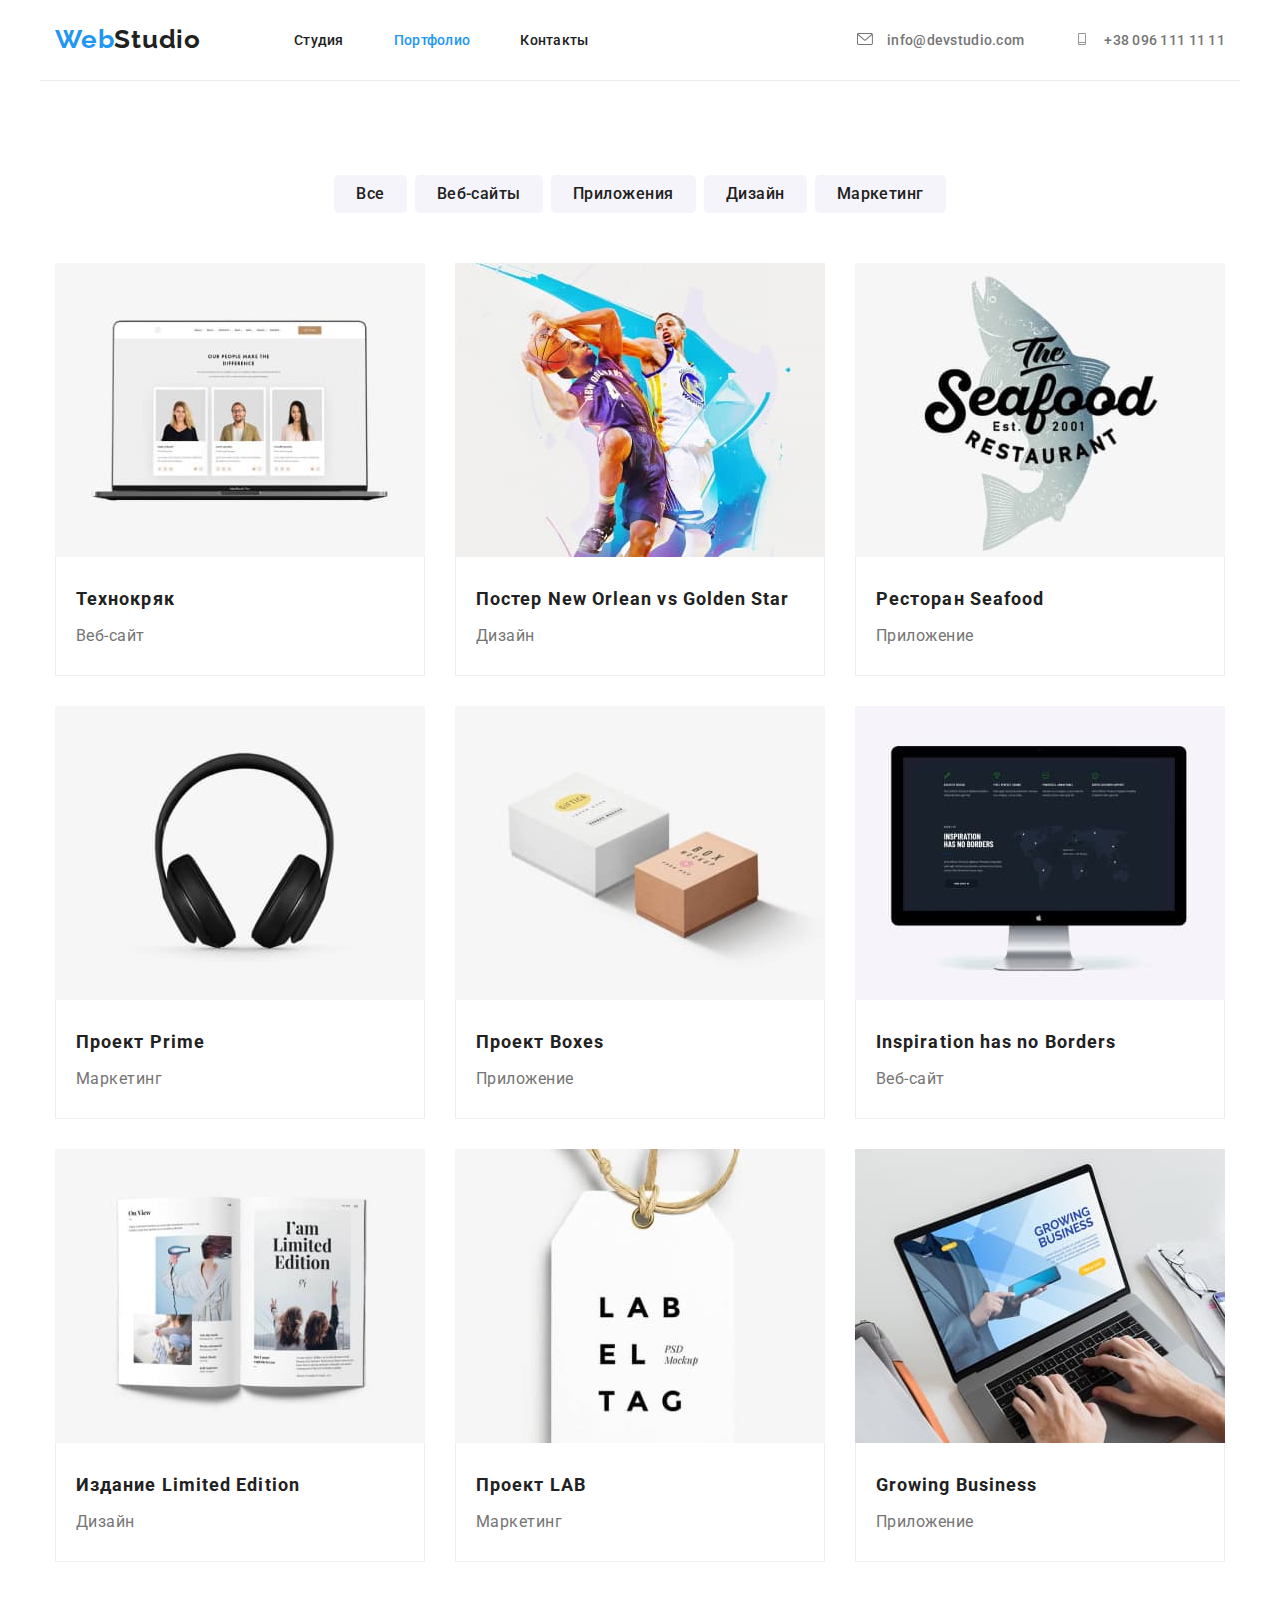
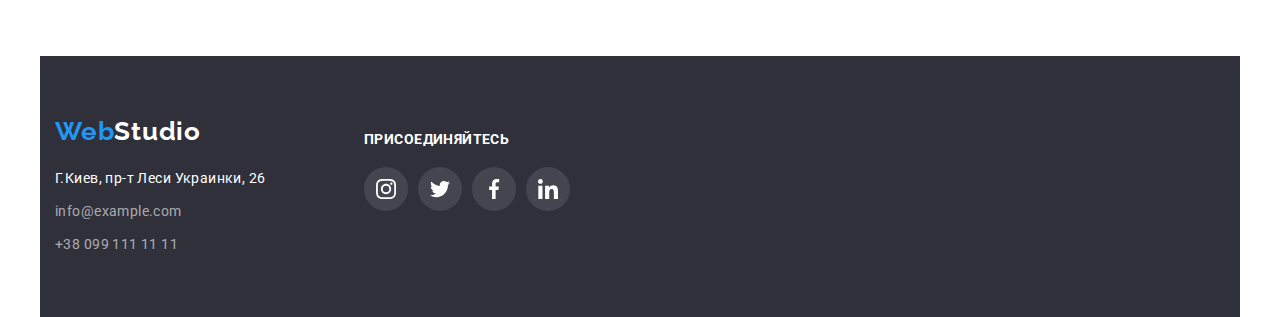
<file: portfolio.html>
<!DOCTYPE html>
<html lang="en">

<head>
  <meta charset="UTF-8" />
  <meta http-equiv="X-UA-Compatible" content="IE=edge" />
  <meta name="viewport" content="width=device-width, initial-scale=1.0" />
  <title>portfolio</title>
  <link rel="stylesheet"
    href="https://cdnjs.cloudflare.com/ajax/libs/modern-normalize/1.0.0/modern-normalize.min.css" />
  <link rel="preconnect" href="https://fonts.googleapis.com" />
  <link rel="preconnect" href="https://fonts.gstatic.com" crossorigin />
  <link href="https://fonts.googleapis.com/css2?family=Raleway:wght@700&family=Roboto:wght@400;500;700;900&display=swap"
    rel="stylesheet" />
  <link rel="stylesheet" href="css/styles.css" />
</head>

<body>
  <header>
    <div class="container container-header header">
      <a class="logo" href=""><span class="logo-web">Web</span><span class="logo-studio">Studio</span></a>
      <nav class="navigation-header">
        <ul class="studio-ul">
          <li class="studio">
            <a href="index.html">Студия</a>
          </li>
          <li class="portfolio-index active-link"><a href="portfolio.html">Портфолио</a></li>
          <li class="contacts"><a href="#Contacts">Контакты</a></li>
        </ul>
      </nav>
      <ul class="contacts-header">
        <li>
          <div class="header-icons mail">
            <svg class="mail-icon" width="16px" height="12px">
              <use href="./images/icons.svg#icon-mail"></use>
            </svg>
            <a href="mailto:info@devstudio.com">info@devstudio.com</a>
          </div>
        </li>
        <li>
          <div class="header-icons phone">
            <svg class="phone-icon" width="16px" height="12px">
              <use href="./images/icons.svg#icon-phone"></use>
            </svg>
            <a href="tel:+380961111111">+38 096 111 11 11</a>
          </div>
        </li>
      </ul>
    </div>
  </header>
  <main>
    <section class="section" id="buttons">
      <div class="container">
        <h1 class="portfolio-headline"></h1>
        <ul class="buttons buttons-portfolio-wrapper">
          <li>
            <button class="first-button" type="button">Все</button>
          </li>
          <li>
            <button class="second-button" type="button">Веб-сайты</button>
          </li>
          <li>
            <button class="third-button" type="button">Приложения</button>
          </li>
          <li>
            <button class="fourth-button" type="button">Дизайн</button>
          </li>
          <li>
            <button class="fifth-button" type="button">Маркетинг</button>
          </li>
        </ul>
        <ul class="projects-wrapper">
          <li class="portfolio portfolio1">
            <img src="images/img-7.jpg" alt="Технокряк" width="370" />
            <div class="portfolio-content">
              <h2 class="project-name">Технокряк</h2>
              <p class="project-type">Веб-сайт</p>
            </div>
          </li>
          <li class="portfolio portfolio2">
            <img src="images/img-8.jpg" alt="Постер New Orlean vs Golden Star" width="370" />
            <div class="portfolio-content">
              <h2 class="project-name">
                Постер New Orlean vs Golden Star
              </h2>
              <p class="project-type">Дизайн</p>
            </div>
          </li>
          <li class="portfolio portfolio3">
            <img src="images/img-9.jpg" alt="Ресторан Seafood" width="370" />
            <div class="portfolio-content">
              <h2 class="project-name">Ресторан Seafood</h2>
              <p class="project-type">Приложение</p>
            </div>
          </li>
          <li class="portfolio portfolio4">
            <img src="images/img-10.jpg" alt="Проект Prime" width="370" />
            <div class="portfolio-content">
              <h2 class="project-name">Проект Prime</h2>
              <p class="project-type">Маркетинг</p>
            </div>
          </li>
          <li class="portfolio portfolio5">
            <img src="images/img-11.jpg" alt="Проект Boxes" width="370" />
            <div class="portfolio-content">
              <h2 class="project-name">Проект Boxes</h2>
              <p class="project-type">Приложение</p>
            </div>
          </li>
          <li class="portfolio portfolio6">
            <img src="images/img-12.jpg" alt="Inspiration has no Borders" width="370" />
            <div class="portfolio-content">
              <h2 class="project-name">Inspiration has no Borders</h2>
              <p class="project-type">Веб-сайт</p>
            </div>
          </li>
          <li class="portfolio portfolio7">
            <img src="images/img-13.jpg" alt="Издание Limited Edition" width="370" />
            <div class="portfolio-content">
              <h2 class="project-name">Издание Limited Edition</h2>
              <p class="project-type">Дизайн</p>
            </div>
          </li>
          <li class="portfolio portfolio8">
            <img src="images/img-14.jpg" alt="Проект LAB" width="370" />
            <div class="portfolio-content">
              <h2 class="project-name">Проект LAB</h2>
              <p class="project-type">Маркетинг</p>
            </div>
          </li>
          <li class="portfolio portfolio9">
            <img src="images/img-15.jpg" alt="Growing Business" width="370" />
            <div class="portfolio-content">
              <h2 class="project-name">Growing Business</h2>
              <p class="project-type">Приложение</p>
            </div>
          </li>
        </ul>
      </div>
      </div>
    </section>
  </main>
  <footer>
    <div class="container container-footer">
      <div>
        <a class="logo logo-footer" href=""><span class="logo-web-footer">Web</span><span
            class="logo-studio-footer">Studio</span></a>
        <address id="Contacts">
          <ul class="footer-contacts-wrapper navigation-footer">
            <li>
              <a class="location" id="location" href="">Г.Киев, пр-т Леси Украинки, 26</a>
            </li>
            <li>
              <a class="contacts-footer" href="mailto:info@example.com">info@example.com</a>
            </li>
            <li>
              <a class="contacts-footer" href="tel:+380991111111">+38 099 111 11 11</a>
            </li>
          </ul>
        </address>
      </div>
      <div class="footer-icons">
        <h3 class="footer-title">присоединяйтесь</h3>
        <ul class="footer-icons-container">
          <li>
            <a class="footer-svg-container" href="">
              <svg width="20" height="20">
                <use href="./images/icons.svg#icon-instagram"></use>
              </svg>
            </a>
          </li>
          <li>
            <a class="footer-svg-container" href="">
              <svg width="20" height="20">
                <use href="./images/icons.svg#icon-twitter"></use>
              </svg>
            </a>
          </li>
          <li>
            <a class="footer-svg-container" href="">
              <svg width="20" height="20">
                <use href="./images/icons.svg#icon-facebook"></use>
              </svg>
            </a>
          </li>
          <li>
            <a class="footer-svg-container" href="">
              <svg width="20" height="20">
                <use href="./images/icons.svg#icon-linkedin"></use>
              </svg>
            </a>
          </li>
        </ul>
      </div>
    </div>
    </div>
  </footer>
  </div>
</body>

</html>
</file>
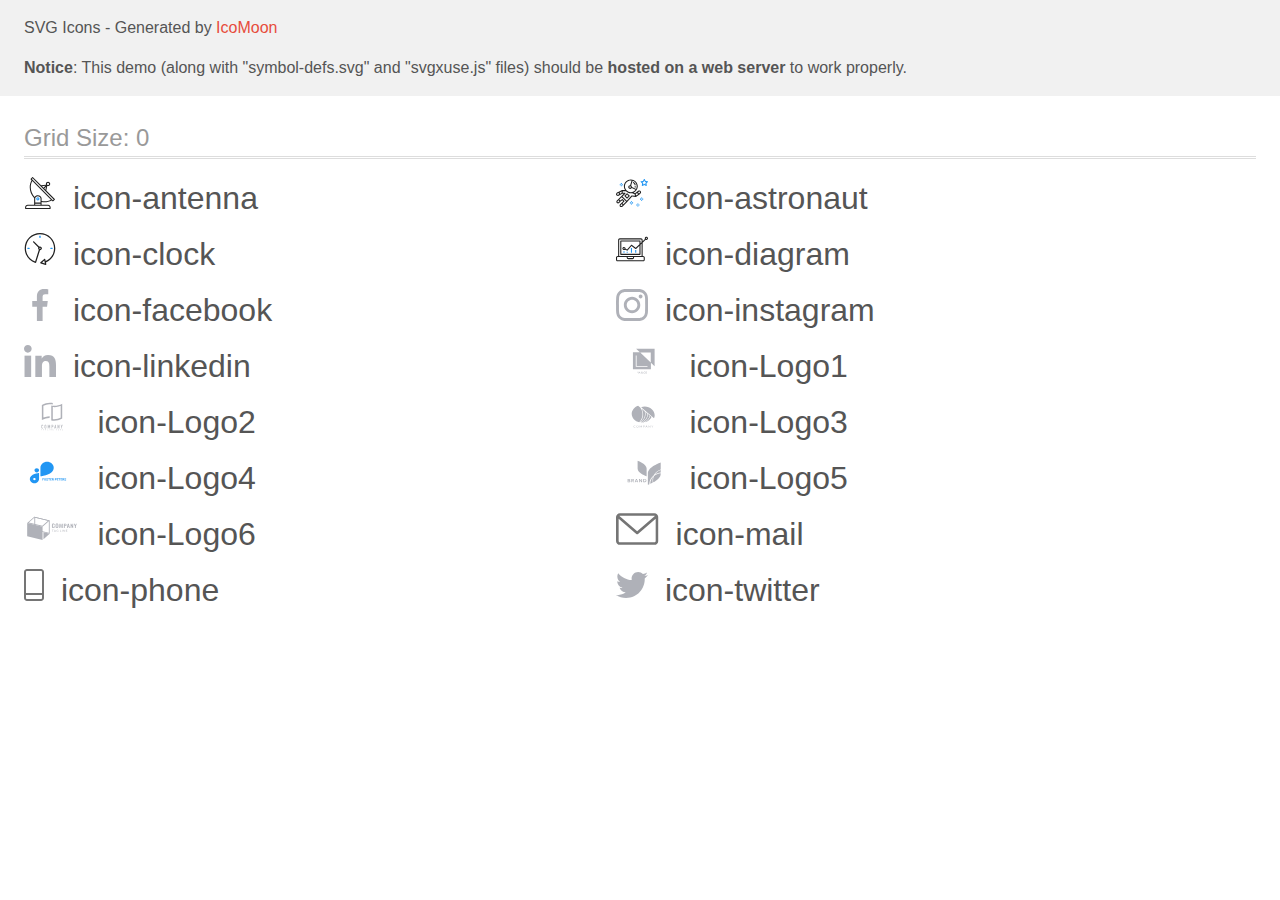
<file: images/iconssvg/icomoon/demo-external-svg.html>
<!doctype html>
<html>
<head>
    <title>IcoMoon - SVG Icons</title>
    <meta charset="utf-8">
    <meta name="viewport" content="width=device-width, initial-scale=1">
    <link rel="stylesheet" href="demo-files/demo.css">
    <link rel="stylesheet" href="style.css">
</head>
<body>
<header class="bgc1 clearfix">
<div class="mhl">
    <p>SVG Icons - Generated by <a href="https://icomoon.io/app">IcoMoon</a></p><p><strong>Notice</strong>: This demo (along with "symbol-defs.svg" and "svgxuse.js" files) should be <b>hosted on a web server</b> to work properly.</p>
</div>
</header>
    <div class="clearfix mhl ptl">
        <h1 class="mvm mtn fgc1">Grid Size: 0</h1>
        <div class="glyph fs1">
            <div class="clearfix pbs">
                <svg class="icon icon-antenna"><use xlink:href="symbol-defs.svg#icon-antenna"></use></svg><span class="name"> icon-antenna</span>
            </div>
        </div>
        <div class="glyph fs1">
            <div class="clearfix pbs">
                <svg class="icon icon-astronaut"><use xlink:href="symbol-defs.svg#icon-astronaut"></use></svg><span class="name"> icon-astronaut</span>
            </div>
        </div>
        <div class="glyph fs1">
            <div class="clearfix pbs">
                <svg class="icon icon-clock"><use xlink:href="symbol-defs.svg#icon-clock"></use></svg><span class="name"> icon-clock</span>
            </div>
        </div>
        <div class="glyph fs1">
            <div class="clearfix pbs">
                <svg class="icon icon-diagram"><use xlink:href="symbol-defs.svg#icon-diagram"></use></svg><span class="name"> icon-diagram</span>
            </div>
        </div>
        <div class="glyph fs1">
            <div class="clearfix pbs">
                <svg class="icon icon-facebook"><use xlink:href="symbol-defs.svg#icon-facebook"></use></svg><span class="name"> icon-facebook</span>
            </div>
        </div>
        <div class="glyph fs1">
            <div class="clearfix pbs">
                <svg class="icon icon-instagram"><use xlink:href="symbol-defs.svg#icon-instagram"></use></svg><span class="name"> icon-instagram</span>
            </div>
        </div>
        <div class="glyph fs1">
            <div class="clearfix pbs">
                <svg class="icon icon-linkedin"><use xlink:href="symbol-defs.svg#icon-linkedin"></use></svg><span class="name"> icon-linkedin</span>
            </div>
        </div>
        <div class="glyph fs1">
            <div class="clearfix pbs">
                <svg class="icon icon-Logo1"><use xlink:href="symbol-defs.svg#icon-Logo1"></use></svg><span class="name"> icon-Logo1</span>
            </div>
        </div>
        <div class="glyph fs1">
            <div class="clearfix pbs">
                <svg class="icon icon-Logo2"><use xlink:href="symbol-defs.svg#icon-Logo2"></use></svg><span class="name"> icon-Logo2</span>
            </div>
        </div>
        <div class="glyph fs1">
            <div class="clearfix pbs">
                <svg class="icon icon-Logo3"><use xlink:href="symbol-defs.svg#icon-Logo3"></use></svg><span class="name"> icon-Logo3</span>
            </div>
        </div>
        <div class="glyph fs1">
            <div class="clearfix pbs">
                <svg class="icon icon-Logo4"><use xlink:href="symbol-defs.svg#icon-Logo4"></use></svg><span class="name"> icon-Logo4</span>
            </div>
        </div>
        <div class="glyph fs1">
            <div class="clearfix pbs">
                <svg class="icon icon-Logo5"><use xlink:href="symbol-defs.svg#icon-Logo5"></use></svg><span class="name"> icon-Logo5</span>
            </div>
        </div>
        <div class="glyph fs1">
            <div class="clearfix pbs">
                <svg class="icon icon-Logo6"><use xlink:href="symbol-defs.svg#icon-Logo6"></use></svg><span class="name"> icon-Logo6</span>
            </div>
        </div>
        <div class="glyph fs1">
            <div class="clearfix pbs">
                <svg class="icon icon-mail"><use xlink:href="symbol-defs.svg#icon-mail"></use></svg><span class="name"> icon-mail</span>
            </div>
        </div>
        <div class="glyph fs1">
            <div class="clearfix pbs">
                <svg class="icon icon-phone"><use xlink:href="symbol-defs.svg#icon-phone"></use></svg><span class="name"> icon-phone</span>
            </div>
        </div>
        <div class="glyph fs1">
            <div class="clearfix pbs">
                <svg class="icon icon-twitter"><use xlink:href="symbol-defs.svg#icon-twitter"></use></svg><span class="name"> icon-twitter</span>
            </div>
        </div>
  </div>
<script defer src="svgxuse.js"></script>
</body>
</html>
</file>
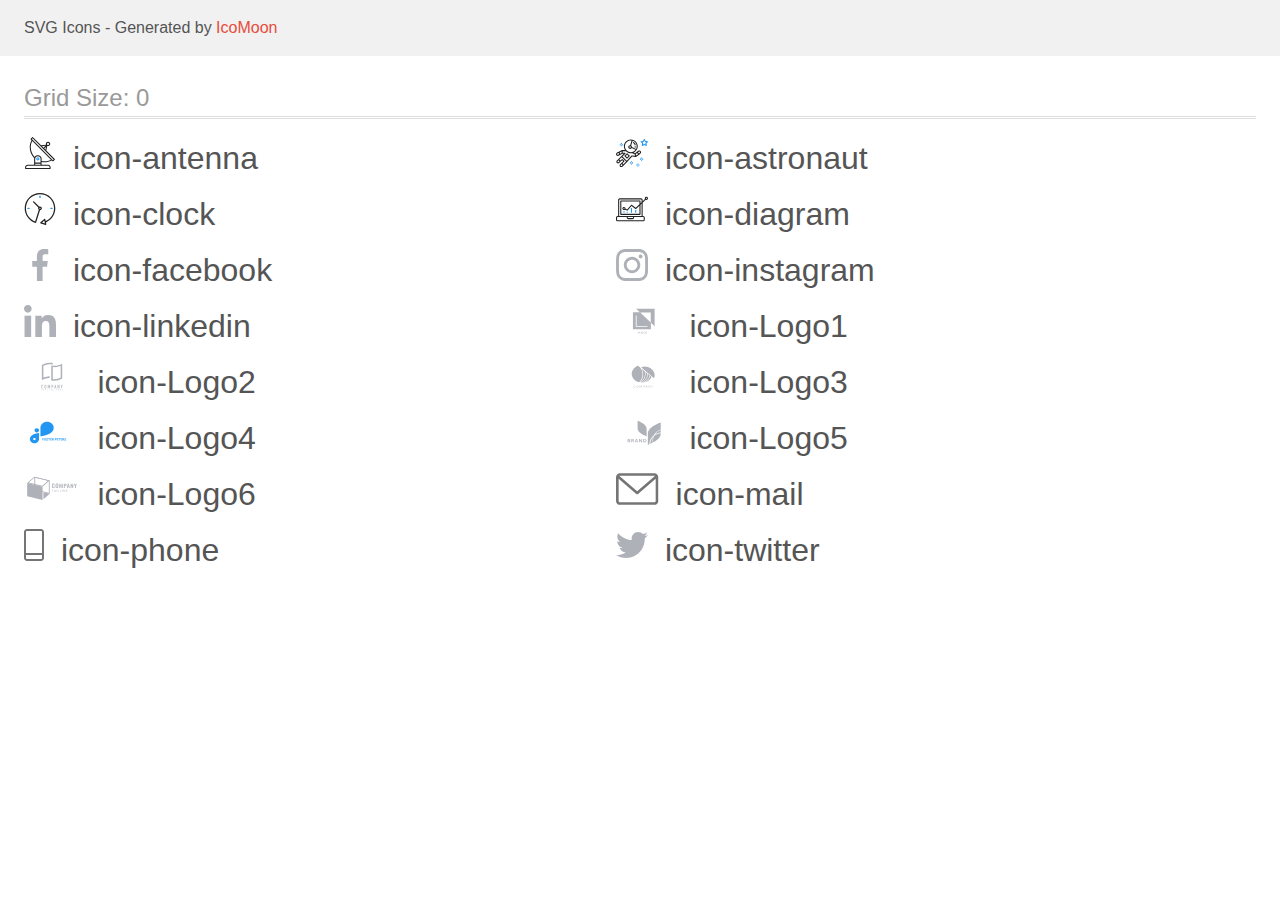
<file: images/iconssvg/icomoon/demo.html>
<!doctype html>
<html>
<head>
    <title>IcoMoon - SVG Icons</title>
    <meta charset="utf-8">
    <meta name="viewport" content="width=device-width, initial-scale=1">
    <link rel="stylesheet" href="demo-files/demo.css">
    <link rel="stylesheet" href="style.css">
</head>
<body>
<svg aria-hidden="true" style="position: absolute; width: 0; height: 0; overflow: hidden;" version="1.1" xmlns="http://www.w3.org/2000/svg" xmlns:xlink="http://www.w3.org/1999/xlink">
<defs>
<symbol id="icon-antenna" viewBox="0 0 32 32">
<path fill="#212121" style="fill: var(--color1, #212121)" d="M30.773 22.098l-8.443-8.505 0.937-4.615c0.242 0.094 0.499 0.144 0.758 0.146h0.006c1.192 0.014 2.17-0.941 2.184-2.133s-0.941-2.17-2.133-2.184c-1.192-0.014-2.17 0.941-2.184 2.133-0.003 0.255 0.039 0.509 0.125 0.749l-4.96 0.605-8.091-8.133c-0.099-0.101-0.235-0.159-0.377-0.16-0.14 0.001-0.274 0.056-0.373 0.155l-1.513 1.504c-0.208 0.208-0.208 0.546 0 0.754l0.814 0.826c-3.153 5.798-2.129 12.978 2.519 17.663 0.043 0.041 0.092 0.074 0.146 0.098-0.034 0.18-0.051 0.364-0.052 0.547v6.187h-6.4c-1.472 0.002-2.665 1.195-2.667 2.667v1.067c0 0.295 0.239 0.533 0.533 0.533h24.533c0.295 0 0.533-0.239 0.533-0.533v-1.067c-0.002-1.472-1.195-2.665-2.667-2.667h-6.4v-2.742c1.003 0.21 2.024 0.317 3.049 0.32 2.458-0.003 4.877-0.615 7.040-1.783l0.818 0.823c0.099 0.101 0.235 0.159 0.377 0.16 0.14-0.001 0.274-0.056 0.373-0.155l1.513-1.504c0.208-0.208 0.208-0.546 0-0.754zM23.28 6.233c0.418-0.415 1.093-0.414 1.508 0.004s0.414 1.093-0.004 1.508c-0.2 0.199-0.47 0.31-0.752 0.31h-0.003c-0.589-0.003-1.064-0.483-1.061-1.072 0.002-0.282 0.115-0.552 0.314-0.751h-0.002zM22.024 9.738l-0.598 2.946-1.175-1.182 1.774-1.763zM21.419 8.836l-1.92 1.909-1.485-1.493 3.405-0.415zM24.004 28.8c0.884 0 1.6 0.716 1.6 1.6v0.533h-23.467v-0.533c0-0.884 0.716-1.6 1.6-1.6h20.267zM16.537 26.667v1.067h-5.333v-1.067h5.333zM11.204 25.6v-4.053c0-1.294 1.196-2.347 2.667-2.347s2.667 1.053 2.667 2.347v4.053h-5.333zM17.604 23.904v-2.357c0-1.882-1.675-3.413-3.733-3.413-1.331-0.020-2.576 0.657-3.281 1.786-4.058-4.274-4.971-10.645-2.279-15.887l18.602 18.708c-2.872 1.461-6.165 1.873-9.309 1.163zM28.893 23.22l-21.057-21.181 0.755-0.752 7.935 7.98c0.004 0 0.006 0.007 0.010 0.010l13.115 13.191-0.757 0.752z"></path>
<path fill="#2196f3" style="fill: var(--color2, #2196f3)" d="M13.876 20.267h-0.005c-0.884-0.001-1.601 0.714-1.602 1.598s0.714 1.601 1.598 1.602h0.005c0.884 0.001 1.601-0.714 1.602-1.598s-0.714-1.601-1.598-1.602zM14.249 22.245c-0.1 0.1-0.236 0.156-0.378 0.155-0.295-0.002-0.532-0.242-0.531-0.536 0.001-0.141 0.057-0.276 0.157-0.375s0.233-0.154 0.373-0.155c0.295 0.002 0.532 0.241 0.53 0.536-0.001 0.141-0.057 0.276-0.157 0.375h0.005z"></path>
</symbol>
<symbol id="icon-astronaut" viewBox="0 0 32 32">
<path fill="#2196f3" style="fill: var(--color2, #2196f3)" d="M31.974 4.524c-0.063-0.193-0.229-0.333-0.43-0.363l-1.91-0.278-0.855-1.731c-0.179-0.365-0.777-0.365-0.956 0l-0.855 1.731-1.91 0.278c-0.201 0.029-0.367 0.17-0.431 0.363-0.062 0.193-0.011 0.405 0.135 0.547l1.383 1.348-0.326 1.903c-0.034 0.2 0.048 0.402 0.212 0.522 0.166 0.121 0.382 0.135 0.562 0.040l1.709-0.899 1.709 0.899c0.078 0.041 0.164 0.061 0.249 0.061 0.11 0 0.221-0.034 0.314-0.102 0.164-0.119 0.246-0.322 0.212-0.522l-0.326-1.903 1.383-1.348c0.145-0.142 0.197-0.354 0.135-0.547zM29.511 5.851c-0.125 0.122-0.183 0.299-0.153 0.472l0.191 1.114-1-0.526c-0.078-0.041-0.163-0.061-0.249-0.061s-0.17 0.020-0.249 0.061l-1.001 0.526 0.191-1.114c0.030-0.173-0.028-0.349-0.153-0.472l-0.81-0.789 1.119-0.163c0.174-0.025 0.324-0.134 0.402-0.292l0.5-1.013 0.5 1.013c0.078 0.157 0.228 0.267 0.402 0.292l1.119 0.163-0.809 0.789z"></path>
<path fill="#2196f3" style="fill: var(--color2, #2196f3)" d="M26.134 20.522h-1.067v1.067h1.067v-1.067z"></path>
<path fill="#2196f3" style="fill: var(--color2, #2196f3)" d="M26.134 22.656h-1.067v1.067h1.067v-1.067z"></path>
<path fill="#2196f3" style="fill: var(--color2, #2196f3)" d="M27.2 21.589h-1.067v1.067h1.067v-1.067z"></path>
<path fill="#2196f3" style="fill: var(--color2, #2196f3)" d="M25.067 21.589h-1.067v1.067h1.067v-1.067z"></path>
<path fill="#2196f3" style="fill: var(--color2, #2196f3)" d="M22.4 26.389h-1.067v1.067h1.067v-1.067z"></path>
<path fill="#2196f3" style="fill: var(--color2, #2196f3)" d="M22.4 28.522h-1.067v1.067h1.067v-1.067z"></path>
<path fill="#2196f3" style="fill: var(--color2, #2196f3)" d="M23.467 27.456h-1.067v1.067h1.067v-1.067z"></path>
<path fill="#2196f3" style="fill: var(--color2, #2196f3)" d="M21.333 27.456h-1.067v1.067h1.067v-1.067z"></path>
<path fill="#2196f3" style="fill: var(--color2, #2196f3)" d="M16 24.256h-1.067v1.067h1.067v-1.067z"></path>
<path fill="#2196f3" style="fill: var(--color2, #2196f3)" d="M16 26.389h-1.067v1.067h1.067v-1.067z"></path>
<path fill="#2196f3" style="fill: var(--color2, #2196f3)" d="M17.067 25.322h-1.067v1.067h1.067v-1.067z"></path>
<path fill="#2196f3" style="fill: var(--color2, #2196f3)" d="M14.933 25.322h-1.067v1.067h1.067v-1.067z"></path>
<path fill="#2196f3" style="fill: var(--color2, #2196f3)" d="M5.867 6.122h-1.067v1.067h1.067v-1.067z"></path>
<path fill="#2196f3" style="fill: var(--color2, #2196f3)" d="M5.867 8.255h-1.067v1.067h1.067v-1.067z"></path>
<path fill="#2196f3" style="fill: var(--color2, #2196f3)" d="M6.933 7.189h-1.067v1.067h1.067v-1.067z"></path>
<path fill="#2196f3" style="fill: var(--color2, #2196f3)" d="M4.8 7.189h-1.067v1.067h1.067v-1.067z"></path>
<path fill="#212121" style="fill: var(--color1, #212121)" d="M24.715 14.159c-0.287-0.388-0.709-0.637-1.188-0.705-0.481-0.068-0.956 0.058-1.34 0.352l-1.252 0.96-1.898 1.417-1.358-0.541c2.421-1.086 4.114-3.508 4.114-6.32 0-3.823-3.123-6.933-6.961-6.933s-6.961 3.11-6.961 6.933c0 1.386 0.414 2.674 1.12 3.758l-2.764-0.024c-0.002 0-0.003 0-0.005 0-0.009 0-0.015 0.004-0.023 0.005-0.053 0.002-0.105 0.013-0.155 0.031-0.013 0.005-0.026 0.008-0.038 0.013-0.006 0.003-0.013 0.003-0.019 0.006l-3.233 1.596c-0.001 0-0.001 0-0.001 0.001l-1.893 0.911c-0.021 0.009-0.042 0.021-0.063 0.035-0.755 0.502-1.012 1.489-0.598 2.295 0.22 0.429 0.595 0.745 1.056 0.889 0.178 0.055 0.359 0.083 0.539 0.083 0.29 0 0.577-0.071 0.839-0.211l1.388-0.738 2.264-1.169 1.357-0.008-5.442 5.416c-0.001 0.001-0.001 0.001-0.002 0.001l-1.339 1.333c-0.316 0.315-0.49 0.732-0.49 1.178s0.174 0.863 0.49 1.179c0.325 0.323 0.752 0.485 1.179 0.485s0.854-0.162 1.18-0.485l1.314-1.309 1.741-1.3 0.901 0.897-1.762 1.754c-0 0.001-0.001 0.001-0.002 0.001l-1.339 1.333c-0.316 0.315-0.49 0.732-0.49 1.178s0.174 0.863 0.49 1.179c0.325 0.323 0.753 0.485 1.18 0.485s0.855-0.162 1.18-0.485l3.482-3.467c0.001-0.001 0.001-0.001 0.001-0.002l1.010-1-0.004-0.004c0.006-0.006 0.015-0.009 0.022-0.015l5.166-5.658 3.471 0.494c0.025 0.004 0.050 0.005 0.075 0.005 0.065 0 0.127-0.015 0.187-0.038 0.018-0.006 0.033-0.015 0.050-0.023 0.019-0.010 0.039-0.015 0.058-0.027l3.213-2.133c0.012-0.008 0.018-0.021 0.029-0.029 0.013-0.010 0.029-0.014 0.041-0.026l1.271-1.191c0.662-0.62 0.753-1.635 0.212-2.362zM2.13 17.77c-0.173 0.093-0.37 0.111-0.558 0.052-0.187-0.058-0.338-0.186-0.427-0.358-0.161-0.314-0.068-0.695 0.214-0.902l1.314-0.632 0.449 1.312-0.992 0.528zM5.628 15.942l-1.548 0.8-0.439-1.283 2.027-1.001-0.040 1.484zM20.727 9.322c0 0.918-0.219 1.785-0.599 2.559l-4.181-1.899c-0.044-0.573-0.341-1.075-0.788-1.388l1.464-4.86c2.378 0.756 4.105 2.974 4.105 5.588zM8.938 9.322c0-3.235 2.644-5.867 5.894-5.867 0.253 0 0.5 0.021 0.745 0.052l-1.432 4.754c-0.019-0.001-0.037-0.006-0.057-0.006-1.033 0-1.873 0.837-1.873 1.867s0.84 1.867 1.873 1.867c0.694 0 1.294-0.383 1.618-0.945l3.862 1.755c-1.075 1.446-2.795 2.39-4.737 2.39-3.25 0-5.894-2.632-5.894-5.867zM14.894 10.122c0 0.441-0.362 0.8-0.806 0.8s-0.806-0.359-0.806-0.8c0-0.441 0.362-0.8 0.806-0.8s0.806 0.359 0.806 0.8zM2.465 25.146c-0.236 0.234-0.619 0.234-0.854 0.001-0.114-0.114-0.176-0.263-0.176-0.423s0.062-0.309 0.176-0.421l0.962-0.958 0.851 0.848-0.959 0.955zM5.679 28.88c-0.236 0.234-0.619 0.235-0.855 0.001-0.114-0.114-0.176-0.263-0.176-0.423s0.062-0.309 0.176-0.421l0.963-0.959 0.852 0.848-0.96 0.955zM9.16 25.411c-0.001 0-0.001 0-0.002 0.001l-1.765 1.76-0.852-0.848 1.763-1.755c0 0 0 0 0-0s0.001-0.001 0.002-0.001c0.040-0.040 0.065-0.088 0.090-0.135 0.007-0.014 0.020-0.026 0.026-0.040 0.017-0.041 0.019-0.085 0.026-0.129 0.003-0.025 0.014-0.047 0.014-0.073 0-0.036-0.013-0.070-0.020-0.106-0.006-0.032-0.006-0.065-0.019-0.095-0.020-0.050-0.055-0.094-0.091-0.138-0.010-0.012-0.014-0.027-0.025-0.038 0 0 0 0-0.001 0s-0.001-0.002-0.001-0.002l-1.607-1.6c-0.017-0.017-0.039-0.024-0.058-0.038-0.028-0.022-0.055-0.042-0.087-0.058-0.030-0.015-0.061-0.024-0.093-0.033-0.034-0.010-0.067-0.017-0.103-0.020-0.033-0.002-0.063 0.001-0.095 0.005-0.036 0.004-0.069 0.009-0.104 0.020-0.034 0.011-0.063 0.027-0.094 0.045-0.020 0.011-0.042 0.015-0.061 0.029l-1.773 1.324-0.901-0.897 2.399-2.386 4.361 4.289-0.928 0.919zM15.979 18.394c-0.015-0.002-0.030 0.004-0.045 0.003-0.039-0.002-0.076 0.001-0.115 0.007-0.030 0.005-0.059 0.011-0.088 0.021-0.034 0.012-0.065 0.028-0.097 0.047-0.030 0.018-0.057 0.037-0.083 0.061-0.013 0.011-0.028 0.017-0.040 0.029l-4.698 5.146-4.328-4.257 2.833-2.818c0.209-0.208 0.21-0.546 0.002-0.755-0.105-0.105-0.243-0.157-0.381-0.156v-0.001l-2.219 0.013 0.028-1.607 3.104 0.027c1.265 1.294 3.029 2.101 4.981 2.101 0.437 0 0.864-0.045 1.279-0.123 0.040 0.032 0.079 0.065 0.13 0.085l2.41 0.96 0.331 1.644-3.003-0.427zM20.020 18.572l-0.313-1.558 1.446-1.080 0.947 1.257-2.080 1.381zM23.774 15.741l-0.838 0.785-0.931-1.236 0.831-0.637c0.155-0.119 0.351-0.168 0.543-0.143 0.193 0.027 0.364 0.128 0.48 0.284 0.217 0.292 0.18 0.699-0.085 0.947z"></path>
<path fill="#212121" style="fill: var(--color1, #212121)" d="M13.602 18.544l-2.143-2.133c-0.207-0.207-0.545-0.207-0.753 0l-2.142 2.133c-0.1 0.101-0.157 0.236-0.157 0.378s0.056 0.278 0.157 0.378l2.142 2.133c0.104 0.103 0.241 0.155 0.377 0.155s0.273-0.052 0.376-0.155l2.143-2.133c0.1-0.1 0.157-0.236 0.157-0.378s-0.057-0.278-0.157-0.378zM11.083 20.303l-1.387-1.381 1.387-1.381 1.387 1.381-1.387 1.381z"></path>
<path fill="#212121" style="fill: var(--color1, #212121)" d="M17.164 5.071l-0.258 1.036c0.071 0.018 1.738 0.452 1.738 2.149h1.067c-0-2.017-1.666-2.965-2.547-3.185z"></path>
<path fill="#212121" style="fill: var(--color1, #212121)" d="M19.711 9.322h-1.067v1.067h1.067v-1.067z"></path>
</symbol>
<symbol id="icon-clock" viewBox="0 0 32 32">
<path fill="#212121" style="fill: var(--color1, #212121)" d="M31.297 15.301c-0.002-8.452-6.855-15.303-15.308-15.301s-15.303 6.855-15.301 15.308c0.001 6.658 4.307 12.551 10.649 14.576 0.061 0.019 0.124 0.029 0.187 0.029 0.121-0 0.239-0.032 0.342-0.094 0.135-0.080 0.236-0.207 0.283-0.356l3.865-12.25c1.057-0.005 1.909-0.866 1.903-1.923s-0.866-1.909-1.923-1.903c-0.284 0.001-0.565 0.067-0.82 0.191l-5.106-5.107c-0.253-0.245-0.657-0.238-0.902 0.016-0.239 0.247-0.239 0.639 0 0.886l5.103 5.109c-0.392 0.799-0.168 1.764 0.536 2.309l-3.683 11.673c-7.278-2.681-11.004-10.754-8.323-18.032s10.754-11.004 18.032-8.323 11.004 10.754 8.323 18.032c-1.31 3.556-4.001 6.431-7.462 7.973l-0.398-1.874c-0.073-0.344-0.411-0.565-0.756-0.492-0.109 0.023-0.209 0.074-0.292 0.148l-3.837 3.426c-0.263 0.234-0.287 0.637-0.052 0.9 0.076 0.085 0.174 0.149 0.283 0.184l4.899 1.563c0.335 0.108 0.694-0.077 0.802-0.412 0.034-0.106 0.040-0.219 0.017-0.328l-0.391-1.839c5.664-2.388 9.342-7.942 9.329-14.089v0zM15.992 14.664c0.352 0 0.638 0.286 0.638 0.638s-0.286 0.638-0.638 0.638c-0.352 0-0.638-0.285-0.638-0.638s0.285-0.638 0.638-0.638zM18.093 29.528l2.184-1.948 0.603 2.84-2.787-0.892z"></path>
<path fill="#2196f3" style="fill: var(--color2, #2196f3)" d="M15.354 3.185v1.275c0 0.352 0.285 0.638 0.638 0.638s0.638-0.285 0.638-0.638v-1.275c0-0.352-0.286-0.638-0.638-0.638s-0.638 0.286-0.638 0.638z"></path>
<path fill="#2196f3" style="fill: var(--color2, #2196f3)" d="M3.876 14.664c-0.352 0-0.638 0.286-0.638 0.638s0.285 0.638 0.638 0.638h1.275c0.352 0 0.638-0.285 0.638-0.638s-0.285-0.638-0.638-0.638h-1.275z"></path>
<path fill="#2196f3" style="fill: var(--color2, #2196f3)" d="M28.108 15.939c0.352 0 0.638-0.285 0.638-0.638s-0.285-0.638-0.638-0.638h-1.275c-0.352 0-0.638 0.286-0.638 0.638s0.286 0.638 0.638 0.638h1.275z"></path>
</symbol>
<symbol id="icon-diagram" viewBox="0 0 32 32">
<path fill="#2196f3" style="fill: var(--color2, #2196f3)" d="M14.926 14.965h1.066v4.798h-1.066v-4.797z"></path>
<path fill="#2196f3" style="fill: var(--color2, #2196f3)" d="M19.19 17.097h1.066v2.665h-1.066v-2.665z"></path>
<path fill="#2196f3" style="fill: var(--color2, #2196f3)" d="M10.661 18.696h1.066v1.066h-1.066v-1.066z"></path>
<path fill="#2196f3" style="fill: var(--color2, #2196f3)" d="M7.463 18.163h1.066v1.599h-1.066v-1.599z"></path>
<path fill="#212121" style="fill: var(--color1, #212121)" d="M1.599 28.291h25.587c0.883 0 1.599-0.716 1.599-1.599v-2.132c0-0.883-0.716-1.599-1.599-1.599h-0.533v-13.293l3.028-2.868c0.703 0.346 1.553 0.136 2.013-0.499s0.396-1.508-0.152-2.068-1.42-0.644-2.065-0.198c-0.644 0.446-0.873 1.292-0.542 2.002l-2.281 2.163v-1.23c0-0.883-0.716-1.599-1.599-1.599h-21.322c-0.883 0-1.599 0.716-1.599 1.599v15.992h-0.533c-0.883 0-1.599 0.716-1.599 1.599v2.132c0 0.883 0.716 1.599 1.599 1.599zM30.384 4.837c0.294 0 0.533 0.239 0.533 0.533s-0.239 0.533-0.533 0.533c-0.294 0-0.533-0.239-0.533-0.533s0.239-0.533 0.533-0.533zM3.198 6.969c0-0.294 0.239-0.533 0.533-0.533h21.322c0.294 0 0.533 0.239 0.533 0.533v2.239l-1.066 1.013v-2.186c0-0.294-0.239-0.533-0.533-0.533h-19.19c-0.294 0-0.533 0.239-0.533 0.533v13.326c0 0.294 0.239 0.533 0.533 0.533h19.19c0.294 0 0.533-0.239 0.533-0.533v-9.674l1.066-1.010v12.284h-22.388v-15.992zM7.996 13.899c-0.721-0.002-1.354 0.478-1.546 1.174s0.105 1.433 0.725 1.801c0.62 0.368 1.41 0.276 1.928-0.226l1.853 0.93c0.215 0.108 0.476 0.057 0.636-0.123l3.939-4.431 3.872 2.901c0.208 0.156 0.498 0.139 0.686-0.039l3.365-3.188v8.131h-18.124v-12.26h18.124v2.66l-3.771 3.572-3.904-2.927c-0.222-0.166-0.534-0.135-0.718 0.072l-3.993 4.493-1.493-0.746c0.011-0.064 0.018-0.129 0.020-0.193 0-0.883-0.716-1.599-1.599-1.599zM8.529 15.498c0 0.294-0.239 0.533-0.533 0.533s-0.533-0.239-0.533-0.533c0-0.294 0.239-0.533 0.533-0.533s0.533 0.239 0.533 0.533zM11.727 24.027h5.331v0.533c0 0.294-0.239 0.533-0.533 0.533h-4.264c-0.294 0-0.533-0.239-0.533-0.533v-0.533zM1.066 24.56c0-0.294 0.239-0.533 0.533-0.533h9.062v0.533c0 0.883 0.716 1.599 1.599 1.599h4.264c0.883 0 1.599-0.716 1.599-1.599v-0.533h9.062c0.294 0 0.533 0.239 0.533 0.533v2.132c0 0.294-0.239 0.533-0.533 0.533h-25.587c-0.294 0-0.533-0.239-0.533-0.533v-2.132z"></path>
</symbol>
<symbol id="icon-facebook" viewBox="0 0 32 32">
<path fill="#afb1b8" style="fill: var(--color3, #afb1b8)" d="M21.329 5.313h2.921v-5.088c-0.504-0.069-2.237-0.225-4.256-0.225-4.212 0-7.097 2.649-7.097 7.519v4.481h-4.648v5.688h4.648v14.312h5.699v-14.311h4.46l0.708-5.688h-5.169v-3.919c0.001-1.644 0.444-2.769 2.735-2.769z"></path>
</symbol>
<symbol id="icon-instagram" viewBox="0 0 32 32">
<path fill="#afb1b8" style="fill: var(--color3, #afb1b8)" d="M31.969 9.408c-0.075-1.7-0.35-2.869-0.744-3.882-0.406-1.075-1.032-2.038-1.851-2.838-0.8-0.813-1.769-1.444-2.832-1.844-1.019-0.394-2.182-0.669-3.882-0.744-1.713-0.081-2.257-0.1-6.601-0.1s-4.888 0.019-6.595 0.094c-1.7 0.075-2.869 0.35-3.882 0.744-1.075 0.406-2.038 1.031-2.838 1.85-0.813 0.8-1.444 1.769-1.844 2.832-0.394 1.019-0.669 2.182-0.744 3.882-0.081 1.713-0.1 2.257-0.1 6.601s0.019 4.888 0.094 6.595c0.075 1.7 0.35 2.869 0.744 3.882 0.406 1.075 1.038 2.038 1.85 2.838 0.8 0.813 1.769 1.444 2.832 1.844 1.019 0.394 2.182 0.669 3.882 0.744 1.706 0.075 2.25 0.094 6.595 0.094s4.888-0.019 6.595-0.094c1.7-0.075 2.869-0.35 3.882-0.744 2.151-0.832 3.851-2.532 4.682-4.682 0.394-1.019 0.669-2.182 0.744-3.882 0.075-1.707 0.094-2.251 0.094-6.595s-0.006-4.888-0.081-6.595zM29.087 22.473c-0.069 1.563-0.331 2.407-0.55 2.969-0.538 1.394-1.644 2.5-3.038 3.038-0.563 0.219-1.413 0.481-2.969 0.55-1.688 0.075-2.194 0.094-6.464 0.094s-4.782-0.019-6.464-0.094c-1.563-0.069-2.407-0.331-2.969-0.55-0.694-0.256-1.325-0.663-1.838-1.194-0.531-0.519-0.938-1.144-1.194-1.838-0.219-0.563-0.481-1.413-0.55-2.969-0.075-1.688-0.094-2.194-0.094-6.464s0.019-4.782 0.094-6.464c0.069-1.563 0.331-2.407 0.55-2.969 0.256-0.694 0.663-1.325 1.2-1.838 0.519-0.531 1.144-0.938 1.838-1.194 0.563-0.219 1.413-0.481 2.969-0.55 1.688-0.075 2.194-0.094 6.464-0.094 4.276 0 4.782 0.019 6.464 0.094 1.563 0.069 2.407 0.331 2.969 0.55 0.694 0.256 1.325 0.662 1.838 1.194 0.531 0.519 0.938 1.144 1.194 1.838 0.219 0.563 0.481 1.413 0.55 2.969 0.075 1.688 0.094 2.194 0.094 6.464s-0.019 4.77-0.094 6.458z"></path>
<path fill="#afb1b8" style="fill: var(--color3, #afb1b8)" d="M16.059 7.783c-4.538 0-8.22 3.682-8.22 8.22s3.682 8.22 8.22 8.22c4.539 0 8.22-3.682 8.22-8.22s-3.682-8.22-8.22-8.22zM16.059 21.335c-2.944 0-5.332-2.388-5.332-5.332s2.388-5.332 5.332-5.332c2.944 0 5.332 2.388 5.332 5.332s-2.388 5.332-5.332 5.332z"></path>
<path fill="#afb1b8" style="fill: var(--color3, #afb1b8)" d="M26.524 7.458c0 1.060-0.859 1.919-1.919 1.919s-1.919-0.859-1.919-1.919c0-1.060 0.859-1.919 1.919-1.919s1.919 0.859 1.919 1.919z"></path>
</symbol>
<symbol id="icon-linkedin" viewBox="0 0 32 32">
<path fill="#afb1b8" style="fill: var(--color3, #afb1b8)" d="M31.992 32v-0.001h0.008v-11.736c0-5.741-1.236-10.164-7.948-10.164-3.227 0-5.392 1.771-6.276 3.449h-0.093v-2.913h-6.364v21.364h6.627v-10.579c0-2.785 0.528-5.479 3.977-5.479 3.399 0 3.449 3.179 3.449 5.657v10.401h6.62z"></path>
<path fill="#afb1b8" style="fill: var(--color3, #afb1b8)" d="M0.528 10.636h6.635v21.364h-6.635v-21.364z"></path>
<path fill="#afb1b8" style="fill: var(--color3, #afb1b8)" d="M3.843 0c-2.121 0-3.843 1.721-3.843 3.843s1.721 3.879 3.843 3.879c2.121 0 3.843-1.757 3.843-3.879-0.001-2.121-1.723-3.843-3.843-3.843v0z"></path>
</symbol>
<symbol id="icon-Logo1" viewBox="0 0 57 32">
<path fill="#afb1b8" style="fill: var(--color3, #afb1b8)" d="M20.267 3.733l3.738 3.538-6.938-0.004v17.166h18.133v-6.564l3.733 3.534v-17.671h-18.667zM35.036 17.455l-10.597-10.032h10.597v10.032zM31.746 21.923h-11.81v-11.545h0.835v10.764h10.975v0.782zM22.725 26.72l-0.436 0.898-0.436-0.898h-0.366l0.637 1.198v0.698h0.331v-0.698l0.635-1.198h-0.365zM23.273 28.615l0.154-0.441h0.734l0.155 0.441h0.344l-0.717-1.896h-0.296l-0.716 1.896h0.342zM23.794 27.122l0.275 0.786h-0.549l0.275-0.786zM25.531 27.863c-0.048 0.073-0.072 0.153-0.072 0.241 0 0.16 0.056 0.29 0.168 0.389s0.263 0.148 0.451 0.148 0.349-0.051 0.484-0.152l0.107 0.126h0.367l-0.279-0.329c0.109-0.149 0.164-0.341 0.164-0.574h-0.275c0 0.128-0.026 0.243-0.079 0.348l-0.366-0.432 0.129-0.094c0.091-0.066 0.157-0.132 0.197-0.198s0.060-0.14 0.060-0.219c0-0.12-0.044-0.22-0.133-0.301s-0.201-0.122-0.339-0.122c-0.153 0-0.274 0.043-0.365 0.13s-0.135 0.203-0.135 0.352c0 0.061 0.014 0.124 0.043 0.189s0.081 0.144 0.155 0.237c-0.141 0.101-0.235 0.188-0.283 0.262zM26.386 28.282c-0.093 0.071-0.193 0.107-0.299 0.107-0.095 0-0.17-0.027-0.227-0.082s-0.085-0.126-0.085-0.214c0-0.102 0.052-0.192 0.156-0.271l0.040-0.029 0.414 0.488zM26.046 27.442c-0.089-0.11-0.134-0.202-0.134-0.275 0-0.063 0.018-0.116 0.055-0.158s0.085-0.063 0.147-0.063c0.057 0 0.105 0.018 0.142 0.053s0.056 0.077 0.056 0.126c0 0.075-0.027 0.136-0.081 0.184l-0.040 0.033-0.145 0.099zM29.132 28.472c0.13-0.114 0.205-0.272 0.224-0.474h-0.328c-0.017 0.135-0.059 0.232-0.124 0.29s-0.162 0.087-0.292 0.087c-0.142 0-0.249-0.054-0.323-0.161s-0.109-0.264-0.109-0.469v-0.168c0.002-0.202 0.041-0.355 0.117-0.46s0.188-0.158 0.331-0.158c0.123 0 0.217 0.030 0.28 0.091s0.104 0.158 0.12 0.294h0.328c-0.021-0.207-0.095-0.368-0.223-0.482s-0.296-0.171-0.505-0.171c-0.155 0-0.293 0.037-0.411 0.111s-0.209 0.179-0.272 0.315c-0.063 0.136-0.095 0.294-0.095 0.473v0.177c0.003 0.174 0.035 0.328 0.098 0.46s0.151 0.234 0.266 0.306c0.115 0.071 0.249 0.107 0.4 0.107 0.216 0 0.389-0.056 0.52-0.169zM31.068 28.206c0.064-0.141 0.096-0.304 0.096-0.49v-0.105c-0.001-0.185-0.034-0.347-0.099-0.486s-0.158-0.247-0.277-0.32c-0.119-0.075-0.256-0.112-0.41-0.112s-0.292 0.038-0.411 0.113c-0.119 0.075-0.211 0.183-0.277 0.324s-0.098 0.305-0.098 0.49v0.107c0.001 0.181 0.034 0.342 0.099 0.48s0.159 0.246 0.279 0.322c0.121 0.075 0.258 0.112 0.411 0.112 0.155 0 0.293-0.037 0.411-0.112s0.212-0.183 0.276-0.323zM30.716 27.135c0.080 0.112 0.12 0.273 0.12 0.483v0.099c0 0.214-0.040 0.376-0.119 0.487s-0.19 0.167-0.336 0.167c-0.144 0-0.257-0.057-0.339-0.171s-0.121-0.275-0.121-0.483v-0.109c0.002-0.204 0.043-0.362 0.122-0.473s0.192-0.168 0.335-0.168c0.146 0 0.258 0.056 0.337 0.168z"></path>
</symbol>
<symbol id="icon-Logo2" viewBox="0 0 57 32">
<path fill="#afb1b8" style="fill: var(--color3, #afb1b8)" d="M26.727 3.165h-0.073c-0.112-0.007-0.224-0.010-0.336-0.012v0h-0.243c-0.212 0-0.428 0.005-0.642 0.016-0.016-0.001-0.032-0.001-0.049 0-1.944 0.11-3.848 0.596-5.609 1.431l-0.231 0.111v11.809l0.54-0.183c0.474-0.163 0.978-0.309 1.5-0.445 1.411-0.362 2.861-0.555 4.317-0.574v1.551c-0.193 0.001-0.38 0.007-0.568 0.016h-0.045c-1.121 0.061-2.233 0.232-3.322 0.51-1.378 0.345-2.708 0.863-3.957 1.542v-15.145c1.298-0.757 2.695-1.325 4.151-1.688 1.278-0.33 2.593-0.5 3.913-0.504h0.228c0.273 0.007 0.538 0.019 0.788 0.038 0.658 0.046 1.31 0.15 1.95 0.311v1.527c-0.621-0.145-1.253-0.24-1.889-0.285-0.013-0.001-0.026-0.002-0.039-0.003-0.132-0.011-0.263-0.022-0.386-0.022zM29.415 4.726c0.339 0.026 0.689 0.038 1.044 0.038 1.388-0.005 2.769-0.182 4.114-0.528 1.378-0.346 2.706-0.865 3.956-1.543v14.875c-1.298 0.756-2.696 1.325-4.153 1.688-1.279 0.329-2.593 0.498-3.913 0.503-1 0.008-1.997-0.11-2.968-0.35v-14.971c0.229 0.053 0.465 0.102 0.706 0.142 0.394 0.066 0.81 0.115 1.214 0.145zM36.985 4.841l-0.54 0.182c-0.497 0.167-0.997 0.316-1.5 0.449-1.465 0.377-2.971 0.57-4.483 0.575-0.352 0-0.676-0.010-0.989-0.030l-0.43-0.028v12.148l0.37 0.033c0.343 0.030 0.696 0.045 1.052 0.045 1.191-0.005 2.377-0.159 3.531-0.457 0.95-0.238 1.874-0.57 2.759-0.991l0.231-0.111v-11.813z"></path>
<path fill="#afb1b8" style="fill: var(--color3, #afb1b8)" d="M19.060 24.113c-0.078-0.080-0.171-0.144-0.274-0.186s-0.214-0.061-0.326-0.057c-0.119-0.002-0.237 0.021-0.347 0.065-0.101 0.040-0.193 0.101-0.27 0.178s-0.135 0.17-0.174 0.271c-0.042 0.107-0.063 0.22-0.062 0.335v2.023c-0.005 0.143 0.022 0.284 0.080 0.415 0.048 0.104 0.117 0.196 0.202 0.271 0.081 0.068 0.176 0.117 0.278 0.144 0.098 0.028 0.2 0.042 0.302 0.042 0.113 0.001 0.224-0.023 0.326-0.070 0.101-0.044 0.193-0.108 0.27-0.187 0.075-0.079 0.135-0.171 0.177-0.271 0.043-0.102 0.065-0.212 0.065-0.323v-0.226h-0.529v0.18c0.002 0.062-0.009 0.123-0.031 0.18-0.017 0.043-0.043 0.082-0.077 0.114-0.033 0.026-0.070 0.046-0.111 0.058-0.036 0.012-0.073 0.018-0.111 0.019-0.047 0.006-0.095-0.002-0.139-0.021s-0.081-0.049-0.11-0.088c-0.050-0.081-0.074-0.176-0.070-0.271v-1.887c-0.003-0.105 0.019-0.208 0.065-0.302 0.027-0.043 0.066-0.077 0.112-0.098s0.097-0.030 0.147-0.024c0.046-0.002 0.091 0.008 0.132 0.028s0.077 0.049 0.104 0.086c0.059 0.078 0.090 0.173 0.088 0.271v0.175h0.524v-0.206c0.001-0.121-0.021-0.241-0.065-0.354-0.039-0.106-0.099-0.203-0.177-0.285z"></path>
<path fill="#afb1b8" style="fill: var(--color3, #afb1b8)" d="M22.202 24.090c-0.169-0.142-0.381-0.221-0.602-0.222-0.108 0-0.215 0.020-0.316 0.057-0.103 0.037-0.198 0.093-0.279 0.165-0.088 0.079-0.158 0.175-0.205 0.283-0.053 0.124-0.079 0.257-0.077 0.392v1.941c-0.004 0.137 0.023 0.272 0.077 0.397 0.048 0.104 0.118 0.197 0.205 0.271 0.081 0.075 0.176 0.133 0.279 0.171 0.101 0.037 0.208 0.056 0.316 0.057s0.215-0.020 0.316-0.057c0.105-0.038 0.202-0.096 0.286-0.171 0.084-0.076 0.152-0.168 0.2-0.271 0.054-0.125 0.081-0.261 0.077-0.397v-1.941c0.003-0.135-0.024-0.268-0.077-0.392-0.047-0.107-0.115-0.203-0.2-0.283zM21.955 26.706c0.004 0.052-0.003 0.104-0.021 0.152s-0.047 0.092-0.084 0.128c-0.070 0.059-0.158 0.091-0.249 0.091s-0.179-0.032-0.249-0.091c-0.037-0.036-0.066-0.080-0.084-0.128s-0.025-0.101-0.021-0.152v-1.941c-0.004-0.052 0.003-0.104 0.021-0.152s0.047-0.092 0.084-0.128c0.070-0.059 0.158-0.091 0.249-0.091s0.179 0.032 0.249 0.091c0.037 0.036 0.066 0.080 0.084 0.128s0.025 0.101 0.021 0.152v1.941z"></path>
<path fill="#afb1b8" style="fill: var(--color3, #afb1b8)" d="M26.329 27.573v-3.674h-0.509l-0.668 1.945h-0.009l-0.673-1.945h-0.503v3.674h0.525v-2.235h0.009l0.514 1.58h0.262l0.518-1.58h0.009v2.235h0.525z"></path>
<path fill="#afb1b8" style="fill: var(--color3, #afb1b8)" d="M29.311 24.157c-0.081-0.091-0.183-0.16-0.297-0.201-0.123-0.040-0.251-0.059-0.38-0.057h-0.78v3.674h0.523v-1.435h0.27c0.163 0.007 0.326-0.027 0.472-0.1 0.119-0.066 0.218-0.163 0.287-0.281 0.061-0.098 0.101-0.206 0.12-0.32 0.021-0.138 0.030-0.278 0.028-0.418 0.005-0.176-0.012-0.353-0.051-0.525-0.035-0.127-0.101-0.243-0.193-0.338zM29.041 25.277c-0.002 0.067-0.019 0.132-0.049 0.191-0.030 0.056-0.077 0.102-0.135 0.129-0.078 0.035-0.162 0.050-0.247 0.046h-0.239v-1.249h0.27c0.081-0.004 0.162 0.012 0.236 0.046 0.054 0.031 0.097 0.079 0.123 0.136 0.029 0.065 0.044 0.134 0.046 0.205 0 0.077 0 0.159 0 0.244s0.005 0.174 0 0.252h-0.005z"></path>
<path fill="#afb1b8" style="fill: var(--color3, #afb1b8)" d="M31.791 23.899h-0.429l-0.809 3.674h0.523l0.154-0.789h0.714l0.154 0.789h0.524l-0.83-3.674zM31.308 26.283l0.258-1.332h0.009l0.256 1.332h-0.524z"></path>
<path fill="#afb1b8" style="fill: var(--color3, #afb1b8)" d="M35.173 26.112h-0.009l-0.791-2.213h-0.503v3.674h0.523v-2.209h0.011l0.8 2.209h0.492v-3.674h-0.523v2.213z"></path>
<path fill="#afb1b8" style="fill: var(--color3, #afb1b8)" d="M38.372 23.899l-0.421 1.461h-0.011l-0.421-1.461h-0.554l0.719 2.121v1.553h0.524v-1.553l0.719-2.121h-0.554z"></path>
<path fill="#afb1b8" style="fill: var(--color3, #afb1b8)" d="M17.6 28.61h0.252v0.708h0.171v-0.708h0.251v-0.145h-0.675v0.145z"></path>
<path fill="#afb1b8" style="fill: var(--color3, #afb1b8)" d="M19.721 28.465l-0.331 0.853h0.182l0.070-0.194h0.34l0.073 0.194h0.186l-0.339-0.853h-0.182zM19.694 28.981l0.116-0.316 0.116 0.316h-0.232z"></path>
<path fill="#afb1b8" style="fill: var(--color3, #afb1b8)" d="M21.818 29.004h0.197v0.11c-0.058 0.046-0.129 0.071-0.202 0.072-0.034 0.002-0.069-0.004-0.1-0.019s-0.059-0.036-0.081-0.063c-0.045-0.065-0.068-0.143-0.063-0.222 0-0.19 0.082-0.285 0.246-0.285 0.043-0.004 0.086 0.007 0.121 0.032s0.061 0.062 0.072 0.104l0.169-0.033c-0.036-0.167-0.156-0.251-0.362-0.251-0.11-0.003-0.216 0.036-0.298 0.11-0.043 0.042-0.076 0.094-0.097 0.15s-0.030 0.117-0.025 0.178c-0.005 0.117 0.034 0.231 0.109 0.32 0.042 0.043 0.092 0.077 0.148 0.098s0.116 0.031 0.176 0.027c0.134 0.004 0.263-0.045 0.362-0.136v-0.336h-0.37v0.144z"></path>
<path fill="#afb1b8" style="fill: var(--color3, #afb1b8)" d="M23.959 28.465h-0.173v0.853h0.598v-0.145h-0.425v-0.708z"></path>
<path fill="#afb1b8" style="fill: var(--color3, #afb1b8)" d="M25.769 28.465h-0.173v0.853h0.173v-0.853z"></path>
<path fill="#afb1b8" style="fill: var(--color3, #afb1b8)" d="M27.539 29.035l-0.349-0.57h-0.167v0.853h0.161v-0.557l0.343 0.557h0.171v-0.853h-0.158v0.57z"></path>
<path fill="#afb1b8" style="fill: var(--color3, #afb1b8)" d="M29.14 28.943h0.425v-0.145h-0.425v-0.187h0.457v-0.145h-0.63v0.853h0.648v-0.145h-0.475v-0.231z"></path>
<path fill="#afb1b8" style="fill: var(--color3, #afb1b8)" d="M33.020 28.802h-0.336v-0.336h-0.171v0.853h0.171v-0.373h0.336v0.373h0.171v-0.853h-0.171v0.336z"></path>
<path fill="#afb1b8" style="fill: var(--color3, #afb1b8)" d="M34.629 28.943h0.426v-0.145h-0.426v-0.187h0.459v-0.145h-0.63v0.853h0.646v-0.145h-0.475v-0.231z"></path>
<path fill="#afb1b8" style="fill: var(--color3, #afb1b8)" d="M36.812 28.943c0.148-0.023 0.224-0.102 0.224-0.237 0.004-0.036-0.001-0.073-0.016-0.106s-0.038-0.062-0.068-0.083c-0.077-0.039-0.163-0.056-0.25-0.050h-0.362v0.853h0.171v-0.357h0.034c0.037-0.002 0.073 0.004 0.107 0.019 0.025 0.015 0.046 0.037 0.061 0.062l0.186 0.271h0.205l-0.104-0.167c-0.046-0.082-0.111-0.153-0.189-0.205zM36.64 28.825h-0.127v-0.214h0.135c0.059-0.005 0.118 0.002 0.174 0.020 0.012 0.011 0.022 0.025 0.029 0.040s0.009 0.032 0.009 0.049c-0.001 0.017-0.005 0.033-0.013 0.048s-0.019 0.027-0.032 0.037c-0.056 0.017-0.115 0.024-0.174 0.020z"></path>
<path fill="#afb1b8" style="fill: var(--color3, #afb1b8)" d="M38.458 28.943h0.425v-0.145h-0.425v-0.187h0.459v-0.145h-0.631v0.853h0.648v-0.145h-0.475v-0.231z"></path>
</symbol>
<symbol id="icon-Logo3" viewBox="0 0 57 32">
<path fill="#afb1b8" style="fill: var(--color3, #afb1b8)" d="M19.417 26.187c0.008 0 0.017 0.002 0.025 0.005s0.015 0.007 0.020 0.013l0.116 0.111c-0.090 0.090-0.202 0.162-0.327 0.211-0.147 0.053-0.305 0.079-0.464 0.076-0.149 0.003-0.298-0.021-0.436-0.071-0.125-0.045-0.237-0.113-0.329-0.2-0.094-0.089-0.166-0.194-0.212-0.308-0.051-0.127-0.076-0.261-0.074-0.396-0.002-0.135 0.025-0.27 0.080-0.397 0.051-0.115 0.127-0.22 0.225-0.308 0.099-0.087 0.218-0.155 0.349-0.201 0.143-0.048 0.296-0.072 0.449-0.071 0.143-0.003 0.285 0.019 0.417 0.064 0.115 0.043 0.221 0.104 0.313 0.178l-0.097 0.119c-0.007 0.008-0.015 0.016-0.025 0.021-0.012 0.007-0.025 0.010-0.039 0.009-0.015-0.001-0.030-0.005-0.042-0.013l-0.052-0.032-0.073-0.040c-0.031-0.015-0.064-0.028-0.097-0.039-0.043-0.013-0.087-0.024-0.132-0.032-0.057-0.009-0.115-0.013-0.173-0.013-0.111-0.001-0.22 0.017-0.323 0.053-0.096 0.034-0.182 0.084-0.253 0.149-0.073 0.069-0.128 0.15-0.164 0.238-0.041 0.101-0.061 0.207-0.060 0.313-0.002 0.108 0.018 0.216 0.060 0.318 0.035 0.087 0.090 0.167 0.161 0.236 0.067 0.064 0.149 0.114 0.241 0.147 0.095 0.034 0.197 0.051 0.3 0.050 0.059 0.001 0.119-0.003 0.177-0.010 0.096-0.010 0.188-0.039 0.269-0.085 0.041-0.023 0.079-0.049 0.115-0.078 0.015-0.012 0.035-0.020 0.055-0.020z"></path>
<path fill="#afb1b8" style="fill: var(--color3, #afb1b8)" d="M22.776 25.629c0.002 0.134-0.025 0.267-0.078 0.393-0.047 0.114-0.122 0.218-0.219 0.305s-0.214 0.155-0.344 0.2c-0.285 0.094-0.599 0.094-0.884 0-0.129-0.046-0.245-0.114-0.342-0.201-0.097-0.089-0.172-0.194-0.221-0.308-0.105-0.255-0.105-0.533 0-0.787 0.050-0.115 0.125-0.22 0.221-0.31 0.097-0.084 0.214-0.15 0.342-0.193 0.284-0.096 0.6-0.096 0.884 0 0.129 0.046 0.246 0.114 0.343 0.201 0.096 0.088 0.17 0.191 0.22 0.304 0.054 0.127 0.080 0.261 0.078 0.395zM22.47 25.629c0.002-0.107-0.016-0.214-0.055-0.316-0.033-0.087-0.086-0.168-0.156-0.236-0.068-0.065-0.152-0.116-0.246-0.149-0.207-0.069-0.436-0.069-0.643 0-0.094 0.033-0.178 0.084-0.246 0.149-0.071 0.068-0.125 0.149-0.157 0.236-0.074 0.206-0.074 0.426 0 0.632 0.033 0.087 0.086 0.168 0.157 0.236 0.068 0.065 0.152 0.115 0.246 0.148 0.207 0.067 0.435 0.067 0.643 0 0.093-0.033 0.177-0.083 0.246-0.148 0.070-0.069 0.123-0.149 0.156-0.236 0.039-0.102 0.058-0.209 0.055-0.316z"></path>
<path fill="#afb1b8" style="fill: var(--color3, #afb1b8)" d="M25.067 25.96l0.030 0.071c0.012-0.025 0.022-0.048 0.033-0.071 0.011-0.024 0.024-0.047 0.038-0.070l0.743-1.174c0.015-0.020 0.028-0.033 0.042-0.037 0.020-0.005 0.040-0.007 0.061-0.006h0.22v1.909h-0.26v-1.404c0-0.018 0-0.038 0-0.059-0.001-0.022-0.001-0.044 0-0.066l-0.747 1.19c-0.009 0.018-0.025 0.033-0.044 0.043s-0.041 0.016-0.064 0.016h-0.042c-0.023 0-0.045-0.005-0.064-0.016s-0.034-0.026-0.044-0.044l-0.769-1.198c0 0.023 0 0.046 0 0.068s0 0.043 0 0.061v1.404h-0.252v-1.905h0.22c0.021-0.001 0.041 0.001 0.061 0.006 0.018 0.008 0.032 0.021 0.041 0.037l0.759 1.175c0.015 0.022 0.028 0.045 0.038 0.068z"></path>
<path fill="#afb1b8" style="fill: var(--color3, #afb1b8)" d="M27.864 25.865v0.715h-0.291v-1.906h0.649c0.122-0.002 0.244 0.012 0.362 0.042 0.094 0.023 0.181 0.064 0.256 0.119 0.065 0.052 0.114 0.116 0.145 0.187 0.034 0.078 0.051 0.161 0.049 0.244 0.001 0.084-0.017 0.167-0.054 0.244-0.035 0.073-0.089 0.138-0.157 0.191-0.075 0.057-0.162 0.1-0.257 0.126-0.113 0.031-0.232 0.046-0.35 0.044l-0.352-0.005zM27.864 25.66h0.352c0.076 0.001 0.153-0.009 0.225-0.029 0.060-0.018 0.115-0.046 0.163-0.082 0.044-0.035 0.078-0.078 0.099-0.126 0.024-0.051 0.036-0.105 0.035-0.16 0.003-0.053-0.007-0.106-0.029-0.155s-0.057-0.094-0.102-0.13c-0.111-0.075-0.251-0.112-0.391-0.102h-0.352v0.786z"></path>
<path fill="#afb1b8" style="fill: var(--color3, #afb1b8)" d="M31.772 26.583h-0.23c-0.023 0.001-0.046-0.006-0.064-0.018-0.017-0.012-0.029-0.027-0.038-0.044l-0.198-0.461h-0.993l-0.205 0.461c-0.008 0.017-0.020 0.032-0.036 0.043-0.018 0.013-0.042 0.020-0.065 0.019h-0.23l0.872-1.909h0.302l0.884 1.909zM30.333 25.874h0.82l-0.346-0.777c-0.026-0.058-0.048-0.118-0.065-0.179l-0.034 0.1c-0.010 0.030-0.022 0.058-0.032 0.081l-0.343 0.776z"></path>
<path fill="#afb1b8" style="fill: var(--color3, #afb1b8)" d="M33.029 24.682c0.017 0.008 0.032 0.020 0.044 0.034l1.272 1.439c0-0.023 0-0.046 0-0.067s0-0.043 0-0.063v-1.352h0.26v1.909h-0.145c-0.021 0.001-0.041-0.003-0.060-0.011-0.018-0.009-0.034-0.021-0.047-0.035l-1.271-1.438c0.001 0.022 0.001 0.044 0 0.066 0 0.021 0 0.040 0 0.058v1.361h-0.26v-1.909h0.154c0.018-0 0.036 0.003 0.052 0.009z"></path>
<path fill="#afb1b8" style="fill: var(--color3, #afb1b8)" d="M36.748 25.823v0.758h-0.291v-0.758l-0.804-1.15h0.26c0.022-0.001 0.045 0.005 0.063 0.016 0.016 0.012 0.029 0.027 0.039 0.043l0.503 0.742c0.020 0.032 0.038 0.061 0.052 0.088s0.026 0.054 0.036 0.081l0.038-0.082c0.014-0.030 0.031-0.059 0.049-0.087l0.496-0.747c0.010-0.015 0.023-0.028 0.038-0.040 0.017-0.013 0.040-0.020 0.063-0.019h0.263l-0.806 1.155z"></path>
<path fill="#afb1b8" style="fill: var(--color3, #afb1b8)" d="M24.923 21.47c0.127 0.014 0.255 0.025 0.384 0.035 1.962-0.763 3.622-2.011 4.772-3.588s1.74-3.415 1.695-5.282l-2.162-1.879c0.44 1.988 0.234 4.043-0.594 5.935s-2.245 3.547-4.094 4.779z"></path>
<path fill="#afb1b8" style="fill: var(--color3, #afb1b8)" d="M24.151 21.383l0.058 0.010c1.975-1.228 3.482-2.942 4.323-4.921s0.981-4.133 0.4-6.181l-3.080-2.676c1.246 2.2 1.747 4.661 1.446 7.098s-1.393 4.75-3.147 6.67z"></path>
<path fill="#afb1b8" style="fill: var(--color3, #afb1b8)" d="M34.596 14.841c-0.523 2.052-1.794 3.902-3.624 5.276-0.534 0.404-1.111 0.763-1.722 1.074 1.49-0.38 2.859-1.053 4.003-1.966s2.030-2.042 2.592-3.3l-1.249-1.084z"></path>
<path fill="#afb1b8" style="fill: var(--color3, #afb1b8)" d="M34.106 14.539l-1.778-1.545c-0.034 1.762-0.61 3.483-1.669 4.986s-2.562 2.731-4.352 3.559h0.009c0.399-0 0.798-0.021 1.194-0.062 1.673-0.593 3.151-1.537 4.303-2.748s1.94-2.65 2.295-4.189z"></path>
<path fill="#afb1b8" style="fill: var(--color3, #afb1b8)" d="M24.409 6.486l-2.122-1.846c-1.897 0.637-3.528 1.756-4.68 3.212s-1.772 3.179-1.778 4.946v0c0.007 1.952 0.763 3.846 2.149 5.383s3.322 2.628 5.501 3.101c1.946-2.060 3.085-4.605 3.252-7.266s-0.647-5.299-2.323-7.53z"></path>
<path fill="#afb1b8" style="fill: var(--color3, #afb1b8)" d="M39.008 14.255c-0.008-2.316-1.070-4.535-2.955-6.173s-4.439-2.561-7.105-2.567c-1.232-0.001-2.453 0.196-3.602 0.582l12.99 11.286c0.445-0.998 0.673-2.058 0.672-3.128z"></path>
</symbol>
<symbol id="icon-Logo4" viewBox="0 0 57 32">
<path fill="#2196f3" style="fill: var(--color2, #2196f3)" d="M12.878 11.255h-0.002c-1.279 0-2.316 0.921-2.316 2.058v0.001c0 1.137 1.037 2.058 2.316 2.058h0.002c1.279 0 2.316-0.921 2.316-2.058v-0.001c0-1.137-1.037-2.058-2.316-2.058z"></path>
<path fill="#2196f3" style="fill: var(--color2, #2196f3)" d="M29.971 10.597c-0.004-1.579-0.711-3.092-1.967-4.208s-2.958-1.745-4.735-1.749v0c-1.777 0.003-3.48 0.631-4.737 1.748s-1.964 2.63-1.968 4.209v8.706c0 0 13.405-1.327 13.406-8.704v-0.001z"></path>
<path fill="#2196f3" style="fill: var(--color2, #2196f3)" d="M5.867 22.16c0.003 1.098 0.496 2.151 1.369 2.928s2.058 1.215 3.294 1.218c1.236-0.003 2.42-0.441 3.294-1.218s1.366-1.829 1.37-2.927v-6.057c0 0-9.327 0.924-9.327 6.056zM10.53 23.245c-0.242 0-0.478-0.064-0.678-0.183s-0.357-0.289-0.45-0.487c-0.092-0.198-0.117-0.417-0.069-0.627s0.163-0.404 0.334-0.556c0.171-0.152 0.388-0.255 0.625-0.297s0.482-0.020 0.706 0.062c0.223 0.082 0.414 0.221 0.548 0.4s0.206 0.388 0.206 0.603c0.001 0.143-0.031 0.284-0.092 0.417s-0.151 0.252-0.264 0.353c-0.114 0.101-0.248 0.182-0.397 0.236s-0.308 0.083-0.468 0.083v-0.004z"></path>
<path fill="#2196f3" style="fill: var(--color2, #2196f3)" d="M19.956 22.647h-0.9v0.93h-0.469v-2.275h1.481v0.38h-1.012v0.588h0.9v0.378zM22.209 22.491c0 0.224-0.040 0.42-0.119 0.589s-0.193 0.299-0.341 0.391c-0.147 0.092-0.316 0.137-0.506 0.137-0.189 0-0.357-0.045-0.505-0.136s-0.262-0.22-0.344-0.387c-0.081-0.169-0.122-0.363-0.123-0.581v-0.112c0-0.224 0.040-0.421 0.12-0.591 0.081-0.171 0.195-0.302 0.342-0.392 0.148-0.092 0.317-0.137 0.506-0.137s0.358 0.046 0.505 0.137c0.148 0.091 0.262 0.221 0.342 0.392 0.081 0.17 0.122 0.366 0.122 0.589v0.102zM21.734 22.388c0-0.238-0.043-0.42-0.128-0.544s-0.207-0.186-0.366-0.186c-0.157 0-0.279 0.061-0.364 0.184-0.085 0.122-0.129 0.301-0.13 0.538v0.111c0 0.232 0.043 0.412 0.128 0.541s0.208 0.192 0.369 0.192c0.157 0 0.278-0.061 0.363-0.184 0.084-0.124 0.127-0.304 0.128-0.541v-0.111zM23.73 22.98c0-0.089-0.031-0.156-0.094-0.203-0.063-0.048-0.175-0.098-0.337-0.15-0.163-0.053-0.291-0.105-0.386-0.156-0.258-0.14-0.387-0.328-0.387-0.564 0-0.123 0.034-0.232 0.103-0.328 0.070-0.097 0.169-0.172 0.298-0.227 0.13-0.054 0.276-0.081 0.438-0.081 0.163 0 0.307 0.030 0.434 0.089 0.127 0.058 0.226 0.141 0.295 0.248s0.106 0.229 0.106 0.366h-0.469c0-0.104-0.033-0.185-0.098-0.242s-0.158-0.087-0.277-0.087c-0.115 0-0.204 0.024-0.267 0.073-0.064 0.048-0.095 0.111-0.095 0.191 0 0.074 0.037 0.136 0.111 0.186 0.075 0.050 0.185 0.097 0.33 0.141 0.267 0.080 0.461 0.18 0.583 0.298s0.183 0.267 0.183 0.444c0 0.197-0.075 0.352-0.223 0.464-0.149 0.111-0.349 0.167-0.602 0.167-0.175 0-0.334-0.032-0.478-0.095-0.144-0.065-0.254-0.153-0.33-0.264s-0.113-0.241-0.113-0.388h0.47c0 0.251 0.15 0.377 0.45 0.377 0.111 0 0.198-0.022 0.261-0.067 0.063-0.046 0.094-0.109 0.094-0.191zM26.231 21.682h-0.697v1.895h-0.469v-1.895h-0.687v-0.38h1.853v0.38zM27.869 22.591h-0.9v0.609h1.056v0.377h-1.525v-2.275h1.522v0.38h-1.053v0.542h0.9v0.367zM29.142 22.744h-0.373v0.833h-0.469v-2.275h0.845c0.269 0 0.476 0.060 0.622 0.18s0.219 0.289 0.219 0.508c0 0.155-0.034 0.285-0.102 0.389-0.067 0.103-0.168 0.185-0.305 0.247l0.492 0.93v0.022h-0.503l-0.427-0.833zM28.769 22.365h0.378c0.118 0 0.209-0.030 0.273-0.089 0.065-0.060 0.097-0.143 0.097-0.248 0-0.107-0.031-0.192-0.092-0.253-0.060-0.061-0.154-0.092-0.28-0.092h-0.377v0.683zM31.609 22.775v0.802h-0.469v-2.275h0.887c0.171 0 0.321 0.031 0.45 0.094s0.23 0.152 0.3 0.267c0.070 0.115 0.105 0.245 0.105 0.392 0 0.223-0.077 0.399-0.23 0.528-0.152 0.128-0.363 0.192-0.633 0.192h-0.411zM31.609 22.396h0.419c0.124 0 0.218-0.029 0.283-0.088 0.066-0.058 0.098-0.142 0.098-0.25 0-0.111-0.033-0.202-0.098-0.27s-0.156-0.104-0.272-0.106h-0.43v0.714zM34.575 22.591h-0.9v0.609h1.056v0.377h-1.525v-2.275h1.522v0.38h-1.053v0.542h0.9v0.367zM36.75 21.682h-0.697v1.895h-0.469v-1.895h-0.688v-0.38h1.853v0.38zM38.387 22.591h-0.9v0.609h1.056v0.377h-1.525v-2.275h1.522v0.38h-1.053v0.542h0.9v0.367zM39.661 22.744h-0.373v0.833h-0.469v-2.275h0.845c0.269 0 0.476 0.060 0.622 0.18s0.219 0.289 0.219 0.508c0 0.155-0.034 0.285-0.102 0.389-0.067 0.103-0.168 0.185-0.305 0.247l0.492 0.93v0.022h-0.503l-0.427-0.833zM39.287 22.365h0.378c0.118 0 0.209-0.030 0.273-0.089 0.065-0.060 0.097-0.143 0.097-0.248 0-0.107-0.031-0.192-0.092-0.253-0.060-0.061-0.154-0.092-0.28-0.092h-0.377v0.683zM42.042 22.98c0-0.089-0.031-0.156-0.094-0.203-0.063-0.048-0.175-0.098-0.337-0.15-0.163-0.053-0.291-0.105-0.386-0.156-0.258-0.14-0.388-0.328-0.388-0.564 0-0.123 0.034-0.232 0.103-0.328 0.070-0.097 0.169-0.172 0.298-0.227 0.13-0.054 0.276-0.081 0.438-0.081 0.163 0 0.307 0.030 0.434 0.089 0.127 0.058 0.226 0.141 0.295 0.248 0.071 0.107 0.106 0.229 0.106 0.366h-0.469c0-0.104-0.033-0.185-0.098-0.242s-0.158-0.087-0.277-0.087c-0.115 0-0.204 0.024-0.267 0.073-0.064 0.048-0.095 0.111-0.095 0.191 0 0.074 0.037 0.136 0.111 0.186 0.075 0.050 0.185 0.097 0.33 0.141 0.267 0.080 0.461 0.18 0.583 0.298s0.183 0.267 0.183 0.444c0 0.197-0.074 0.352-0.223 0.464-0.149 0.111-0.349 0.167-0.602 0.167-0.175 0-0.334-0.032-0.478-0.095-0.144-0.065-0.254-0.153-0.33-0.264-0.075-0.111-0.112-0.241-0.112-0.388h0.47c0 0.251 0.15 0.377 0.45 0.377 0.111 0 0.198-0.022 0.261-0.067 0.063-0.046 0.094-0.109 0.094-0.191z"></path>
</symbol>
<symbol id="icon-Logo5" viewBox="0 0 57 32">
<path fill="#afb1b8" style="fill: var(--color3, #afb1b8)" d="M14.27 23.859c0.13 0.147 0.199 0.332 0.196 0.521 0.007 0.123-0.017 0.247-0.070 0.361s-0.132 0.216-0.233 0.297c-0.252 0.175-0.565 0.26-0.881 0.24h-1.549v-3.302h1.517c0.299-0.018 0.596 0.059 0.84 0.219 0.098 0.075 0.176 0.17 0.227 0.277s0.074 0.224 0.068 0.341c0.009 0.182-0.054 0.361-0.176 0.505-0.118 0.131-0.28 0.222-0.462 0.258 0.205 0.034 0.391 0.134 0.523 0.282zM12.454 23.36h0.648c0.147 0.010 0.294-0.029 0.412-0.11 0.049-0.040 0.087-0.090 0.111-0.146s0.034-0.116 0.028-0.176c0.005-0.060-0.005-0.12-0.029-0.175s-0.061-0.106-0.108-0.147c-0.122-0.083-0.273-0.123-0.425-0.111h-0.638v0.866zM13.578 24.627c0.052-0.041 0.093-0.093 0.12-0.151s0.038-0.121 0.034-0.184c0.004-0.064-0.008-0.127-0.035-0.186s-0.069-0.111-0.121-0.153c-0.127-0.086-0.283-0.128-0.44-0.119h-0.68v0.908h0.689c0.155 0.008 0.309-0.032 0.435-0.114z"></path>
<path fill="#afb1b8" style="fill: var(--color3, #afb1b8)" d="M17.371 25.278l-0.844-1.291h-0.317v1.291h-0.726v-3.302h1.374c0.346-0.022 0.689 0.078 0.957 0.281 0.192 0.179 0.308 0.415 0.327 0.666s-0.061 0.499-0.224 0.7c-0.17 0.178-0.401 0.296-0.655 0.336l0.898 1.32h-0.789zM16.21 23.538h0.594c0.412 0 0.618-0.167 0.618-0.5 0.004-0.068-0.007-0.136-0.033-0.2s-0.066-0.122-0.118-0.171c-0.13-0.099-0.298-0.147-0.467-0.134h-0.601l0.007 1.005z"></path>
<path fill="#afb1b8" style="fill: var(--color3, #afb1b8)" d="M21.339 24.614h-1.446l-0.255 0.665h-0.761l1.328-3.265h0.823l1.323 3.265h-0.761l-0.25-0.665zM21.145 24.114l-0.529-1.394-0.529 1.394h1.057z"></path>
<path fill="#afb1b8" style="fill: var(--color3, #afb1b8)" d="M26.305 25.278h-0.721l-1.616-2.245v2.245h-0.719v-3.302h0.719l1.616 2.258v-2.258h0.721v3.302z"></path>
<path fill="#afb1b8" style="fill: var(--color3, #afb1b8)" d="M30.417 24.488c-0.149 0.249-0.376 0.452-0.652 0.582-0.314 0.145-0.662 0.217-1.013 0.208h-1.283v-3.302h1.283c0.351-0.008 0.698 0.061 1.013 0.203 0.276 0.127 0.503 0.328 0.652 0.576 0.148 0.269 0.226 0.565 0.226 0.866s-0.077 0.598-0.226 0.866zM29.593 24.409c0.206-0.219 0.319-0.499 0.319-0.788s-0.113-0.569-0.319-0.788c-0.249-0.199-0.573-0.3-0.902-0.281h-0.5v2.137h0.5c0.329 0.019 0.654-0.082 0.902-0.281z"></path>
<path fill="#afb1b8" style="fill: var(--color3, #afb1b8)" d="M21.79 3.609c0 0 9.301 3.215 9.103 7.867v7.869c0 0-9.294-3.217-9.1-7.869l-0.004-7.867z"></path>
<path fill="#afb1b8" style="fill: var(--color3, #afb1b8)" d="M39.179 17.503c1.757-1.107 3.788-1.792 5.909-1.994v-2.463c-2.444 0.862-4.517 2.426-5.909 4.457z"></path>
<path fill="#afb1b8" style="fill: var(--color3, #afb1b8)" d="M38.124 18.245c1.438-2.651 3.93-4.696 6.964-5.715v-7.098c0 0-13.245 4.58-12.965 11.205v11.203c0 0 0.59-0.205 1.519-0.589 0-0.358 0-0.719 0.042-1.082 0.274-3.076 1.871-5.926 4.44-7.924z"></path>
<path fill="#afb1b8" style="fill: var(--color3, #afb1b8)" d="M36.864 22.407c0.070-0.777 0.225-1.546 0.463-2.294-1.599 1.725-2.568 3.866-2.77 6.122-0.019 0.213-0.030 0.426-0.035 0.645 0.752-0.331 1.628-0.744 2.548-1.229-0.235-1.067-0.304-2.159-0.206-3.244z"></path>
<path fill="#afb1b8" style="fill: var(--color3, #afb1b8)" d="M37.391 22.447c-0.088 0.982-0.033 1.969 0.164 2.938 3.619-1.983 7.685-5.046 7.528-8.748v-0.323c-2.585 0.265-5.004 1.3-6.885 2.946-0.44 1.020-0.712 2.094-0.807 3.188z"></path>
</symbol>
<symbol id="icon-Logo6" viewBox="0 0 57 32">
<path fill="#afb1b8" style="fill: var(--color3, #afb1b8)" d="M28.493 14.618c-0.236-0.315-0.349-0.686-0.323-1.061v-1.538c0-0.471 0.107-0.83 0.321-1.075s0.581-0.367 1.102-0.366c0.489 0 0.836 0.104 1.042 0.313 0.224 0.266 0.333 0.592 0.308 0.92v0.361h-0.875v-0.366c0.003-0.12-0.005-0.24-0.025-0.358-0.013-0.081-0.057-0.156-0.125-0.213-0.090-0.061-0.203-0.091-0.317-0.083-0.12-0.008-0.239 0.024-0.333 0.088-0.076 0.063-0.127 0.145-0.145 0.235-0.025 0.126-0.037 0.253-0.034 0.38v1.866c-0.014 0.18 0.025 0.36 0.112 0.524 0.044 0.055 0.104 0.099 0.175 0.127s0.149 0.038 0.226 0.029c0.112 0.008 0.223-0.022 0.31-0.084 0.071-0.061 0.117-0.141 0.13-0.227 0.020-0.124 0.030-0.249 0.027-0.374v-0.379h0.875v0.346c0.025 0.342-0.082 0.682-0.303 0.967-0.201 0.228-0.544 0.343-1.047 0.343s-0.884-0.122-1.1-0.375z"></path>
<path fill="#afb1b8" style="fill: var(--color3, #afb1b8)" d="M32.137 14.633c-0.221-0.239-0.332-0.588-0.332-1.050v-1.617c0-0.457 0.11-0.802 0.332-1.037s0.591-0.351 1.109-0.35c0.515 0 0.882 0.117 1.103 0.35 0.221 0.235 0.333 0.58 0.333 1.037v1.617c0 0.457-0.112 0.807-0.337 1.048s-0.591 0.361-1.1 0.361c-0.509 0-0.886-0.122-1.109-0.36zM33.654 14.245c0.079-0.15 0.115-0.314 0.105-0.479v-1.98c0.010-0.161-0.025-0.322-0.103-0.469-0.044-0.057-0.106-0.101-0.179-0.129s-0.152-0.037-0.231-0.027c-0.079-0.009-0.159 0-0.231 0.028s-0.135 0.072-0.18 0.129c-0.080 0.146-0.116 0.308-0.105 0.469v1.99c-0.011 0.165 0.025 0.329 0.105 0.479 0.051 0.050 0.114 0.091 0.185 0.119s0.147 0.042 0.225 0.042c0.078 0 0.154-0.014 0.225-0.042s0.134-0.068 0.185-0.119v-0.009z"></path>
<path fill="#afb1b8" style="fill: var(--color3, #afb1b8)" d="M35.735 10.626h0.942l0.708 2.984 0.725-2.984h0.917l0.092 4.308h-0.678l-0.072-2.994-0.699 2.994h-0.544l-0.725-3.005-0.067 3.005h-0.685l0.085-4.308z"></path>
<path fill="#afb1b8" style="fill: var(--color3, #afb1b8)" d="M40.176 10.626h1.468c0.846 0 1.268 0.408 1.268 1.223 0 0.781-0.445 1.171-1.335 1.17h-0.5v1.915h-0.906l0.005-4.308zM41.43 12.467c0.090 0.010 0.18 0.003 0.266-0.021s0.165-0.063 0.232-0.115c0.104-0.146 0.15-0.316 0.13-0.486 0.005-0.131-0.010-0.263-0.044-0.391-0.013-0.043-0.036-0.083-0.067-0.118s-0.070-0.065-0.114-0.087c-0.126-0.052-0.265-0.076-0.404-0.069h-0.352v1.287h0.352z"></path>
<path fill="#afb1b8" style="fill: var(--color3, #afb1b8)" d="M44.218 10.626h0.973l0.998 4.308h-0.844l-0.197-0.993h-0.868l-0.203 0.993h-0.857l0.998-4.308zM45.050 13.441l-0.339-1.808-0.339 1.808h0.678z"></path>
<path fill="#afb1b8" style="fill: var(--color3, #afb1b8)" d="M46.996 10.626h0.634l1.214 2.457v-2.457h0.752v4.308h-0.603l-1.221-2.565v2.565h-0.777l0.002-4.308z"></path>
<path fill="#afb1b8" style="fill: var(--color3, #afb1b8)" d="M51.357 13.291l-1.009-2.659h0.85l0.616 1.708 0.578-1.708h0.832l-0.997 2.659v1.642h-0.87v-1.642z"></path>
<path fill="#afb1b8" style="fill: var(--color3, #afb1b8)" d="M29.892 16.817v0.225h-0.739v1.75h-0.31v-1.75h-0.743v-0.225h1.792z"></path>
<path fill="#afb1b8" style="fill: var(--color3, #afb1b8)" d="M32.209 18.793h-0.239c-0.024 0.001-0.048-0.005-0.067-0.019-0.018-0.011-0.032-0.027-0.040-0.045l-0.214-0.469h-1.026l-0.214 0.469c-0.006 0.020-0.017 0.038-0.033 0.053-0.019 0.013-0.043 0.020-0.067 0.019h-0.239l0.906-1.976h0.315l0.917 1.968zM30.709 18.059h0.855l-0.362-0.804c-0.027-0.061-0.049-0.123-0.067-0.186-0.013 0.038-0.024 0.073-0.034 0.105l-0.033 0.083-0.359 0.802z"></path>
<path fill="#afb1b8" style="fill: var(--color3, #afb1b8)" d="M33.771 18.599c0.057 0.003 0.114 0.003 0.17 0 0.049-0.004 0.097-0.012 0.145-0.023 0.044-0.009 0.088-0.021 0.13-0.036 0.040-0.014 0.080-0.031 0.121-0.048v-0.444h-0.362c-0.009 0-0.018-0.001-0.026-0.003s-0.016-0.007-0.023-0.012c-0.006-0.004-0.011-0.010-0.014-0.016s-0.005-0.013-0.004-0.020v-0.152h0.703v0.757c-0.057 0.035-0.118 0.067-0.181 0.094-0.065 0.028-0.132 0.050-0.201 0.067-0.074 0.019-0.15 0.032-0.227 0.041-0.088 0.008-0.176 0.013-0.264 0.012-0.156 0.001-0.311-0.024-0.457-0.073-0.136-0.047-0.259-0.117-0.362-0.206-0.101-0.090-0.18-0.196-0.234-0.313-0.057-0.131-0.085-0.27-0.083-0.41-0.002-0.141 0.026-0.281 0.082-0.413 0.052-0.117 0.132-0.224 0.234-0.313 0.103-0.089 0.227-0.159 0.362-0.205 0.155-0.050 0.32-0.075 0.486-0.074 0.084-0 0.169 0.006 0.252 0.017 0.074 0.010 0.146 0.027 0.216 0.050 0.063 0.021 0.124 0.047 0.181 0.078 0.056 0.031 0.108 0.065 0.158 0.103l-0.087 0.122c-0.007 0.011-0.017 0.021-0.029 0.027s-0.027 0.010-0.041 0.010c-0.020-0.001-0.040-0.006-0.056-0.016-0.027-0.013-0.056-0.028-0.089-0.047-0.038-0.021-0.079-0.039-0.121-0.053-0.054-0.019-0.11-0.033-0.167-0.044-0.076-0.012-0.153-0.018-0.23-0.017-0.12-0.001-0.238 0.017-0.35 0.055-0.101 0.035-0.192 0.088-0.266 0.156-0.075 0.071-0.132 0.155-0.169 0.246-0.081 0.214-0.081 0.445 0 0.659 0.040 0.093 0.101 0.178 0.181 0.249 0.074 0.068 0.164 0.121 0.265 0.156 0.115 0.034 0.237 0.047 0.359 0.039z"></path>
<path fill="#afb1b8" style="fill: var(--color3, #afb1b8)" d="M36.659 18.567h0.989v0.225h-1.292v-1.976h0.31l-0.007 1.75z"></path>
<path fill="#afb1b8" style="fill: var(--color3, #afb1b8)" d="M38.678 18.792h-0.31v-1.976h0.31v1.976z"></path>
<path fill="#afb1b8" style="fill: var(--color3, #afb1b8)" d="M39.83 16.826c0.018 0.009 0.034 0.021 0.047 0.036l1.324 1.489c-0.002-0.023-0.002-0.047 0-0.070 0-0.022 0-0.044 0-0.064v-1.408h0.27v1.984h-0.156c-0.023 0.002-0.046-0.002-0.067-0.011-0.019-0.010-0.035-0.023-0.049-0.038l-1.323-1.488c0 0.023 0 0.045 0 0.067s0 0.042 0 0.061v1.408h-0.259v-1.976h0.161c0.017 0 0.035 0.003 0.051 0.009z"></path>
<path fill="#afb1b8" style="fill: var(--color3, #afb1b8)" d="M43.753 16.817v0.217h-1.098v0.652h0.89v0.21h-0.89v0.674h1.098v0.217h-1.417v-1.971h1.417z"></path>
<path fill="#afb1b8" style="fill: var(--color3, #afb1b8)" d="M11.286 4.616l13.757 3.372v11.818l-13.757-3.371v-11.819zM10.404 3.609v13.401l15.52 3.806v-13.399l-15.52-3.807z"></path>
<path fill="#afb1b8" style="fill: var(--color3, #afb1b8)" d="M18.722 27.036l-15.522-3.809v-13.399l15.522 3.807v13.401z"></path>
<path fill="#afb1b8" style="fill: var(--color3, #afb1b8)" d="M10.661 4.465l13.578 3.33-5.774 4.987-13.58-3.332 5.776-4.985zM10.404 3.609l-7.204 6.219 15.522 3.807 7.202-6.219-15.52-3.807z"></path>
<path fill="#afb1b8" style="fill: var(--color3, #afb1b8)" d="M19.595 26.282l6.329-5.465-6.329-1.553v7.018z"></path>
</symbol>
<symbol id="icon-mail" viewBox="0 0 43 32">
<path fill="#757575" style="fill: var(--color4, #757575)" d="M38.667 0h-34.667c-2.206 0-4 1.794-4 4v24c0 2.206 1.794 4 4 4h34.667c2.206 0 4-1.794 4-4v-24c0-2.206-1.794-4-4-4v0zM38.667 2.667c0.181 0 0.353 0.038 0.511 0.103l-17.844 15.466-17.844-15.466c0.158-0.066 0.33-0.103 0.511-0.103h34.667zM38.667 29.333h-34.667c-0.736 0-1.333-0.598-1.333-1.333v-22.413l17.793 15.421c0.251 0.217 0.563 0.326 0.874 0.326s0.622-0.108 0.874-0.326l17.793-15.421v22.413c0 0.736-0.598 1.333-1.333 1.333v0z"></path>
</symbol>
<symbol id="icon-phone" viewBox="0 0 20 32">
<path fill="#757575" style="fill: var(--color4, #757575)" d="M17 0h-14c-1.654 0-3 1.346-3 3v26c0 1.654 1.346 3 3 3h14c1.654 0 3-1.346 3-3v-26c0-1.654-1.346-3-3-3zM3 2h14c0.552 0 1 0.448 1 1v21h-16v-21c0-0.552 0.448-1 1-1zM17 30h-14c-0.552 0-1-0.448-1-1v-3h16v3c0 0.552-0.448 1-1 1z"></path>
</symbol>
<symbol id="icon-twitter" viewBox="0 0 32 32">
<path fill="#afb1b8" style="fill: var(--color3, #afb1b8)" d="M32 6.078c-1.19 0.522-2.458 0.868-3.78 1.036 1.36-0.812 2.398-2.088 2.886-3.626-1.268 0.756-2.668 1.29-4.16 1.588-1.204-1.282-2.92-2.076-4.792-2.076-3.632 0-6.556 2.948-6.556 6.562 0 0.52 0.044 1.020 0.152 1.496-5.454-0.266-10.28-2.88-13.522-6.862-0.566 0.982-0.898 2.106-0.898 3.316 0 2.272 1.17 4.286 2.914 5.452-1.054-0.020-2.088-0.326-2.964-0.808 0 0.020 0 0.046 0 0.072 0 3.188 2.274 5.836 5.256 6.446-0.534 0.146-1.116 0.216-1.72 0.216-0.42 0-0.844-0.024-1.242-0.112 0.85 2.598 3.262 4.508 6.13 4.57-2.232 1.746-5.066 2.798-8.134 2.798-0.538 0-1.054-0.024-1.57-0.090 2.906 1.874 6.35 2.944 10.064 2.944 12.072 0 18.672-10 18.672-18.668 0-0.29-0.010-0.57-0.024-0.848 1.302-0.924 2.396-2.078 3.288-3.406z"></path>
</symbol>
</defs>
</svg>

<header class="bgc1 clearfix">
<div class="mhl">
    <p>SVG Icons - Generated by <a href="https://icomoon.io/app">IcoMoon</a></p>
</div>
</header>
    <div class="clearfix mhl ptl">
        <h1 class="mvm mtn fgc1">Grid Size: 0</h1>
        <div class="glyph fs1">
            <div class="clearfix pbs">
                <svg class="icon icon-antenna"><use xlink:href="#icon-antenna"></use></svg><span class="name"> icon-antenna</span>
            </div>
        </div>
        <div class="glyph fs1">
            <div class="clearfix pbs">
                <svg class="icon icon-astronaut"><use xlink:href="#icon-astronaut"></use></svg><span class="name"> icon-astronaut</span>
            </div>
        </div>
        <div class="glyph fs1">
            <div class="clearfix pbs">
                <svg class="icon icon-clock"><use xlink:href="#icon-clock"></use></svg><span class="name"> icon-clock</span>
            </div>
        </div>
        <div class="glyph fs1">
            <div class="clearfix pbs">
                <svg class="icon icon-diagram"><use xlink:href="#icon-diagram"></use></svg><span class="name"> icon-diagram</span>
            </div>
        </div>
        <div class="glyph fs1">
            <div class="clearfix pbs">
                <svg class="icon icon-facebook"><use xlink:href="#icon-facebook"></use></svg><span class="name"> icon-facebook</span>
            </div>
        </div>
        <div class="glyph fs1">
            <div class="clearfix pbs">
                <svg class="icon icon-instagram"><use xlink:href="#icon-instagram"></use></svg><span class="name"> icon-instagram</span>
            </div>
        </div>
        <div class="glyph fs1">
            <div class="clearfix pbs">
                <svg class="icon icon-linkedin"><use xlink:href="#icon-linkedin"></use></svg><span class="name"> icon-linkedin</span>
            </div>
        </div>
        <div class="glyph fs1">
            <div class="clearfix pbs">
                <svg class="icon icon-Logo1"><use xlink:href="#icon-Logo1"></use></svg><span class="name"> icon-Logo1</span>
            </div>
        </div>
        <div class="glyph fs1">
            <div class="clearfix pbs">
                <svg class="icon icon-Logo2"><use xlink:href="#icon-Logo2"></use></svg><span class="name"> icon-Logo2</span>
            </div>
        </div>
        <div class="glyph fs1">
            <div class="clearfix pbs">
                <svg class="icon icon-Logo3"><use xlink:href="#icon-Logo3"></use></svg><span class="name"> icon-Logo3</span>
            </div>
        </div>
        <div class="glyph fs1">
            <div class="clearfix pbs">
                <svg class="icon icon-Logo4"><use xlink:href="#icon-Logo4"></use></svg><span class="name"> icon-Logo4</span>
            </div>
        </div>
        <div class="glyph fs1">
            <div class="clearfix pbs">
                <svg class="icon icon-Logo5"><use xlink:href="#icon-Logo5"></use></svg><span class="name"> icon-Logo5</span>
            </div>
        </div>
        <div class="glyph fs1">
            <div class="clearfix pbs">
                <svg class="icon icon-Logo6"><use xlink:href="#icon-Logo6"></use></svg><span class="name"> icon-Logo6</span>
            </div>
        </div>
        <div class="glyph fs1">
            <div class="clearfix pbs">
                <svg class="icon icon-mail"><use xlink:href="#icon-mail"></use></svg><span class="name"> icon-mail</span>
            </div>
        </div>
        <div class="glyph fs1">
            <div class="clearfix pbs">
                <svg class="icon icon-phone"><use xlink:href="#icon-phone"></use></svg><span class="name"> icon-phone</span>
            </div>
        </div>
        <div class="glyph fs1">
            <div class="clearfix pbs">
                <svg class="icon icon-twitter"><use xlink:href="#icon-twitter"></use></svg><span class="name"> icon-twitter</span>
            </div>
        </div>
  </div>
<script defer src="svgxuse.js"></script>
</body>
</html>
</file>
<file: css/styles.css>
* {
  padding: 0;
  margin: 0;
}
:root {
  --brand-color: #2196f3;
  --common-text-color: #757575;
  --primary-black: #212121;
  --background-black: #2f303a;
  --backgroud-grey: #f5f4fa;
}
body {
  font-family: "Roboto", "Raleway", sans-serif;
  font-weight: normal;
  color: var(--common-text-color);
}
ul {
  list-style-type: none;
}
a {
  text-decoration: none;
}
img {
  display: block;
}
.logo-web {
  color: var(--brand-color);
}
.logo-studio {
  color: var(--primary-black);
}
.logo-web-footer {
  color: var(--brand-color);
}
.logo-studio-footer {
  color: white;
}
.navigation-footer li :hover,
.navigation-header li :hover,
.contacts-header li :hover {
  color: var(--brand-color);
}
.logo {
  font-size: 26px;
  font-family: "Raleway", sans-serif;
  font-weight: bold;
  font-weight: bold;
  line-height: 1.2;
  letter-spacing: 0.03em;
}
.about {
  color: var(--primary-black);
  font-weight: bold;
  font-size: 14px;
  line-height: 1.15;
  letter-spacing: 0.03em;
  text-transform: uppercase;
}
.about-text {
  font-weight: normal;
  font-size: 14px;
  line-height: 1.7;
  /* or 171% */
  letter-spacing: 0.03em;
}
.worker {
  font-weight: 500;
  font-size: 16px;
  line-height: 1.18;
  /* identical to box height */
  text-align: center;
  letter-spacing: 0.03em;
  color: var(--primary-black);
}
.worker-position {
  font-weight: normal;
  font-size: 16px;
  line-height: 1.18;
  /* identical to box height */
  text-align: center;
  letter-spacing: 0.03em;
}
.what-are-we-doing,
.our-team {
  color: var(--primary-black);
  font-weight: bold;
  font-size: 36px;
  line-height: 1.16;
  text-align: center;
  letter-spacing: 0.03em;
}
.solutions {
  color: #ffffff;
  font-style: normal;
  font-weight: 900;
  font-size: 44px;
  line-height: 1.36;
  text-align: center;
  letter-spacing: 0.06em;
  text-transform: uppercase;
  max-width: 700px;
  margin: 0 auto;
}
.button-index {
  color: #ffffff;
  background-color: var(--brand-color);
  border: none;
  border-radius: 5px;
  font-weight: bold;
  font-size: 16px;
  line-height: 1.875;
  align-items: center;
  text-align: center;
  letter-spacing: 0.06em;
  width: 200px;
  /* height: 50px; */
  margin-top: 30px;
  padding-top: 10px;
  padding-bottom: 10px;
}
.buttons > li > button {
  border: none;
  border-radius: 5px;
  background: #f5f4fa;
}
.buttons > li > button:hover {
  color: white;
  background-color: var(--brand-color);
  box-shadow: 0px 3px 1px rgba(0, 0, 0, 0.1), 0px 1px 2px rgba(0, 0, 0, 0.08),
    0px 2px 2px rgba(0, 0, 0, 0.12);
  transform: scale(1.1);
}
.buttons > li > button:focus {
  color: white;
  background-color: var(--brand-color);
}
.buttons > li > button {
  color: var(--primary-black);
  font-style: normal;
  font-weight: 500;
  font-size: 16px;
  line-height: 1.625;
  text-align: center;
  letter-spacing: 0.03em;
}
.contacts-header a {
  color: var(--common-text-color);
}
a:visited {
  color: inherit;
}
.navigation-header a {
  color: var(--primary-black);
}
.navigation-header .active-link a {
  color: var(--brand-color);
}
.team p {
  text-align: center;
}
.navigation-footer a {
  color: var(--common-text-color);
}
#location {
  color: #ffffff;
}
a:focus {
  color: var(--brand-color);
}
button {
  cursor: pointer;
  font-family: inherit;
}
footer {
  background-color: var(--background-black);
}
.navigation-header li a {
  font-weight: 500;
  font-size: 14px;
  line-height: 1.15;
  letter-spacing: 0.02em;
}
.contacts-header li a {
  font-weight: 500;
  font-size: 14px;
  line-height: 1.15;
  letter-spacing: 0.02em;
}
.navigation-footer {
  font-weight: normal;
  font-size: 14px;
  line-height: 1.7;
  /* or 171% */
  letter-spacing: 0.03em;
  font-style: normal;
}
.navigation-footer li a {
  color: rgba(255, 255, 255, 0.6);
}
#location:hover {
  color: var(--brand-color);
}
.project-name {
  color: var(--primary-black);
  font-weight: bold;
  font-size: 18px;
  line-height: 2;
  /* identical to box height, or 200% */
  letter-spacing: 0.06em;
}
.project-type {
  font-weight: normal;
  font-size: 16px;
  line-height: 1.875;
  /* identical to box height, or 187% */
  letter-spacing: 0.03em;
}
.navigation-header:active {
  color: var(--brand-color);
}
.active-link {
  color: var(--brand-color);
}
.container {
  width: 1200px;
  margin: 0 auto;
  padding-left: 15px;
  padding-right: 15px;
}
.container-navigation ul {
  display: flex;
  margin-left: 93px;
}
.container-navigation li {
  margin-right: 50px;
}
.container-navigation li:last-child {
  margin-right: 331px;
}
.container-contacts-header ul {
  display: flex;
}
.container-contacts-header li {
  margin-right: 50px;
}
.container-contacts-header li:last-child {
  margin-right: 0;
}
.section {
  padding-top: 94px;
  padding-bottom: 94px;
  /* text-align: center; */
}
.section-hero {
  background-color: var(--background-black);
  text-align: center;
  padding-bottom: 200px;
  padding-top: 200px;
  background-image: linear-gradient(
      0deg,
      rgba(47, 48, 58, 0.4),
      rgba(47, 48, 58, 0.4)
    ),
    url(../images/bg.jpg);
  background-repeat: no-repeat;
  background-position: right calc(50%) top calc(50%);
  margin: 0 auto;
}
main,
header,
footer {
  width: 1200px;
  margin: 0 auto;
}
.section:first-child {
  padding-top: 0px;
}
.section-what-are-we-doing {
  padding-bottom: 94px;
}
#workers {
  background-color: #f5f4fa;
}
.about-wrapper {
  display: flex;
}
h1 {
  max-width: max-content;
  text-align: center;
}
.about-wrapper li {
  width: 270px;
  margin-right: 30px;
}
.about-wrapper li:last-child {
  margin-right: 0px;
}
.about-wrapper p {
  margin-top: 10px;
}
.what-are-we-doing-wrapper {
  display: flex;
  flex-direction: row;
  margin-top: 50px;
}
.what-are-we-doing-wrapper li {
  margin-right: 30px;
}
.what-are-we-doing-wrapper li:last-child {
  margin-right: 0px;
}
.our-team-wrapper {
  display: flex;
  flex-direction: row;
  margin-top: 50px;
}
.our-team-wrapper li {
  margin-right: 30px;
}
.our-team-wrapper li:last-child {
  margin-right: 0px;
}
.footer-contacts-wrapper li {
  margin-top: 9px;
}
.footer-contacts-wrapper li:first-child {
  margin-top: 0px;
}
address {
  margin-top: 20px;
}
footer {
  padding-top: 60px;
  padding-bottom: 60px;
}
.header-logo {
  padding-top: 24px;
  padding-bottom: 25px;
}
.container-navigation {
  padding-top: 32px;
  padding-bottom: 32px;
}
.container-contacts-header {
  padding-top: 32px;
  padding-bottom: 32px;
}
.worker-card {
  display: flex;
  flex-direction: column;
  box-shadow: 0px 1px 3px rgba(0, 0, 0, 0.12), 0px 1px 1px rgba(0, 0, 0, 0.14),
    0px 2px 1px rgba(0, 0, 0, 0.2);
}
.worker-card-content {
  flex-grow: 1;
  background-color: #ffffff;
  border-radius: 0 0 4px 4px;
  padding-bottom: 30px;
  padding-top: 30px;
}
.worker-position {
  margin-top: 10px;
}
header {
  border-bottom: 1px solid #ececec;
}
.buttons-portfolio-wrapper {
  display: flex;
  justify-content: center;
  margin-bottom: 50px;
}
.buttons-portfolio-wrapper li {
  margin-right: 8px;
}
.buttons-portfolio-wrapper li:last-child {
  margin-right: 0px;
}
.projects-wrapper {
  display: flex;
  flex-direction: row;
  flex-wrap: wrap;
  /* justify-content: space-between; */
}
.projects-wrapper li {
  margin-right: 30px;
}
.projects-wrapper li:nth-last-child(-n + 3) {
  margin-bottom: 0px;
}

.projects-wrapper li:nth-child(3n) {
  margin-right: 0px;
}
/* .projects-wrapper li{
  margin-right: 30px;
} */
.projects-wrapper li {
  margin-bottom: 30px;
}
.portfolio-headline {
  visibility: hidden;
}
.portfolio-content {
  flex-grow: 1;
  background-color: #ffffff;
  border: 1px solid #eeeeee;
  padding: 24px 20px;
  border-top: 0;
}
.portfolio:hover {
  box-shadow: 0px 1px 1px rgba(0, 0, 0, 0.12), 0px 4px 4px rgba(0, 0, 0, 0.06),
    1px 4px 6px rgba(0, 0, 0, 0.16);
  transform: scale(1.1);
}
.project-name {
  margin-bottom: 4px;
}
.buttons button {
  padding: 6px 22px;
}
#buttons {
  padding-top: 94px;
}
.navigation-header ul {
  display: flex;
}
.contacts-header {
  display: flex;
  margin-left: auto;
}
.container-header {
  display: flex;
  align-items: center;
}
.contacts-header > li {
  margin-right: 50px;
}
.contacts-header > li:last-child {
  margin-right: 0px;
}
.navigation-header li {
  margin-right: 50px;
}
.navigation-header li:last-child {
  margin-right: 0;
}

.logo {
  margin-right: 93px;
}
.portfolio img {
  display: block;
}
.studio-ul a {
  padding-top: 32px;
  padding-bottom: 32px;
  display: block;
}
.icons-about {
  /* border: 1px solid black; */
  width: 270px;
  height: 120px;
  margin-bottom: 30px;
  background-color: var(--backgroud-grey);
  padding-left: 102px;
  padding-top: 25px;
  padding-bottom: 25px;
}
.satelite-icon {
  background-position: center;
  display: block;
}
.header-icons {
  fill: var(--common-text-color);
}

.mail-icon,
.phone-icon {
  margin-right: 10px;
}

.mail:hover,
.phone:hover {
  color: var(--brand-color);
  fill: var(--brand-color);
}
.worker-icons {
  display: flex;
  justify-content: center;
  margin-top: 16px;
}
.worker-icons svg {
  fill: #afb1b8;
}
.worker-icons-background {
  width: 44px;
  height: 44px;
  display: block;
  border-radius: 50%;
  padding: 12px;
}
.worker-icons-background:hover {
  background-color: var(--brand-color);
}
.worker-icons-background:hover svg {
  fill: #ffffff;
}
.worker-icons li {
  margin-right: 10px;
}
.clients-cards {
  display: flex;
  margin-top: 50px;
  justify-content: space-between;
}
.clients-cards li {
  border: 1px solid #afb1b8;
}
.client-wrapper:hover {
  border: 1px solid var(--brand-color);
}
.client-wrapper:hover svg {
  fill: var(--brand-color);
}

.clients {
  text-align: center;
}
.client-wrapper {
  width: 170px;
  height: 92px;
  padding-top: 16px;
  padding-bottom: 16px;
  padding-left: 32px;
  padding-right: 32px;
}
.client-wrapper svg {
  fill: #afb1b8;
}
/* .client-icon{
  width: 106px;
  height: 60px;
  padding-top: 16px;
} */
.footer-icons {
  display: flex;
  flex-direction: column;
  margin-left: 70px;
}
.footer-svg-container {
  width: 44px;
  height: 44px;
  display: block;
  border-radius: 50%;
  padding: 12px;
  background-color: rgba(255, 255, 255, 0.1);
  fill: #ffffff;
}
.footer-svg-container:hover {
  background-color: var(--brand-color);
}
.footer-svg-container {
  margin-right: 10px;
}
/* .footer-svg-container:last-child{
margin-right: 0px;
} */
.footer-icons-container {
  display: flex;
  margin-right: 10px;
  margin-top: 20px;
}
.footer-icons-container:last-child {
  margin-right: 0px;
}
.container-footer {
  display: flex;
}
.footer-title {
  margin-top: 15px;
  font-style: normal;
  font-weight: bold;
  font-size: 14px;
  line-height: 16px;
  letter-spacing: 0.03em;
  text-transform: uppercase;
  color: #ffffff;
}
</file>
<file: images/iconssvg/icomoon/demo-files/demo.css>
body {
  padding: 0;
  margin: 0;
  font-family: sans-serif;
  font-size: 1em;
  line-height: 1.5;
  color: #555;
  background: #fff;
}
h1 {
  font-size: 1.5em;
  font-weight: normal;
  box-shadow: 0 1px #ddd, 0 2px #fff, 0 3px #ddd;
}
small {
  font-size: .66666667em;
}
a {
  color: #e74c3c;
  text-decoration: none;
}
a:hover, a:focus {
  box-shadow: 0 1px #e74c3c;
}
.bshadow0, input {
  box-shadow: inset 0 -2px #e7e7e7;
}
input:hover {
  box-shadow: inset 0 -2px #ccc;
}
input, fieldset {
  font-size: 1em;
  margin: 0;
  padding: 0;
  border: 0;
}
input {
  color: inherit;
  line-height: 1.5;
  height: 1.5em;
  padding: .25em 0;
}
input:focus {
  outline: none;
  box-shadow: inset 0 -2px #449fdb;
}
.glyph {
  font-size: 16px;
  margin-right: 1.5em;
  float: left;
  width: 17em;
}
svg {
  color: #000;
}
.liga {
  width: 80%;
  width: calc(100% - 2.5em);
}
.talign-right {
  text-align: right;
}
.talign-center {
  text-align: center;
}
.bgc1 {
  background: #f1f1f1;
}
.fgc0 {
  color: #000;
}
.fgc1 {
  color: #999;
}
p {
  margin-top: 1em;
  margin-bottom: 1em;
}
.mvm {
  margin-top: .75em;
  margin-bottom: .75em;
}
.mtn {
  margin-top: 0;
}
.mtl, .mal {
  margin-top: 1.5em;
}
.mbl, .mal {
  margin-bottom: 1.5em;
}
.mal, .mhl {
  margin-left: 1.5em;
  margin-right: 1.5em;
}
.mhmm {
  margin-left: 1em;
  margin-right: 1em;
}
.ptl {
  padding-top: 1.5em;
}
.pbs, .pvs {
  padding-bottom: .25em;
}
.pvs, .pts {
  padding-top: .25em;
}
.unit {
  float: left;
}
.unitRight {
  float: right;
}
.size1of2 {
  width: 50%;
}
.size1of1 {
  width: 100%;
}
.clearfix:before, .clearfix:after {
  content: " ";
  display: table;
}
.clearfix:after {
  clear: both;
}
.hidden-true {
  display: none;
}
.textbox0 {
  width: 3em;
  background: #f1f1f1;
  padding: .25em .5em;
  line-height: 1.5;
  height: 1.5em;
}
.fs0 {
  font-size: 16px;
}
.fs1 {
  font-size: 32px;
}
.name {
  margin-left: .25em;
}
</file>
<file: images/iconssvg/icomoon/style.css>
.icon {
  display: inline-block;
  width: 1em;
  height: 1em;
  stroke-width: 0;
  stroke: currentColor;
  fill: currentColor;
}

/* ==========================================
Single-colored icons can be modified like so:
.icon-name {
  font-size: 32px;
  color: red;
}
========================================== */

.icon-Logo1 {
  width: 1.7666015625em;
}

.icon-Logo2 {
  width: 1.7666015625em;
}

.icon-Logo3 {
  width: 1.7666015625em;
}

.icon-Logo4 {
  width: 1.7666015625em;
}

.icon-Logo5 {
  width: 1.7666015625em;
}

.icon-Logo6 {
  width: 1.7666015625em;
}

.icon-mail {
  width: 1.3330078125em;
}

.icon-phone {
  width: 0.625em;
}
</file>
